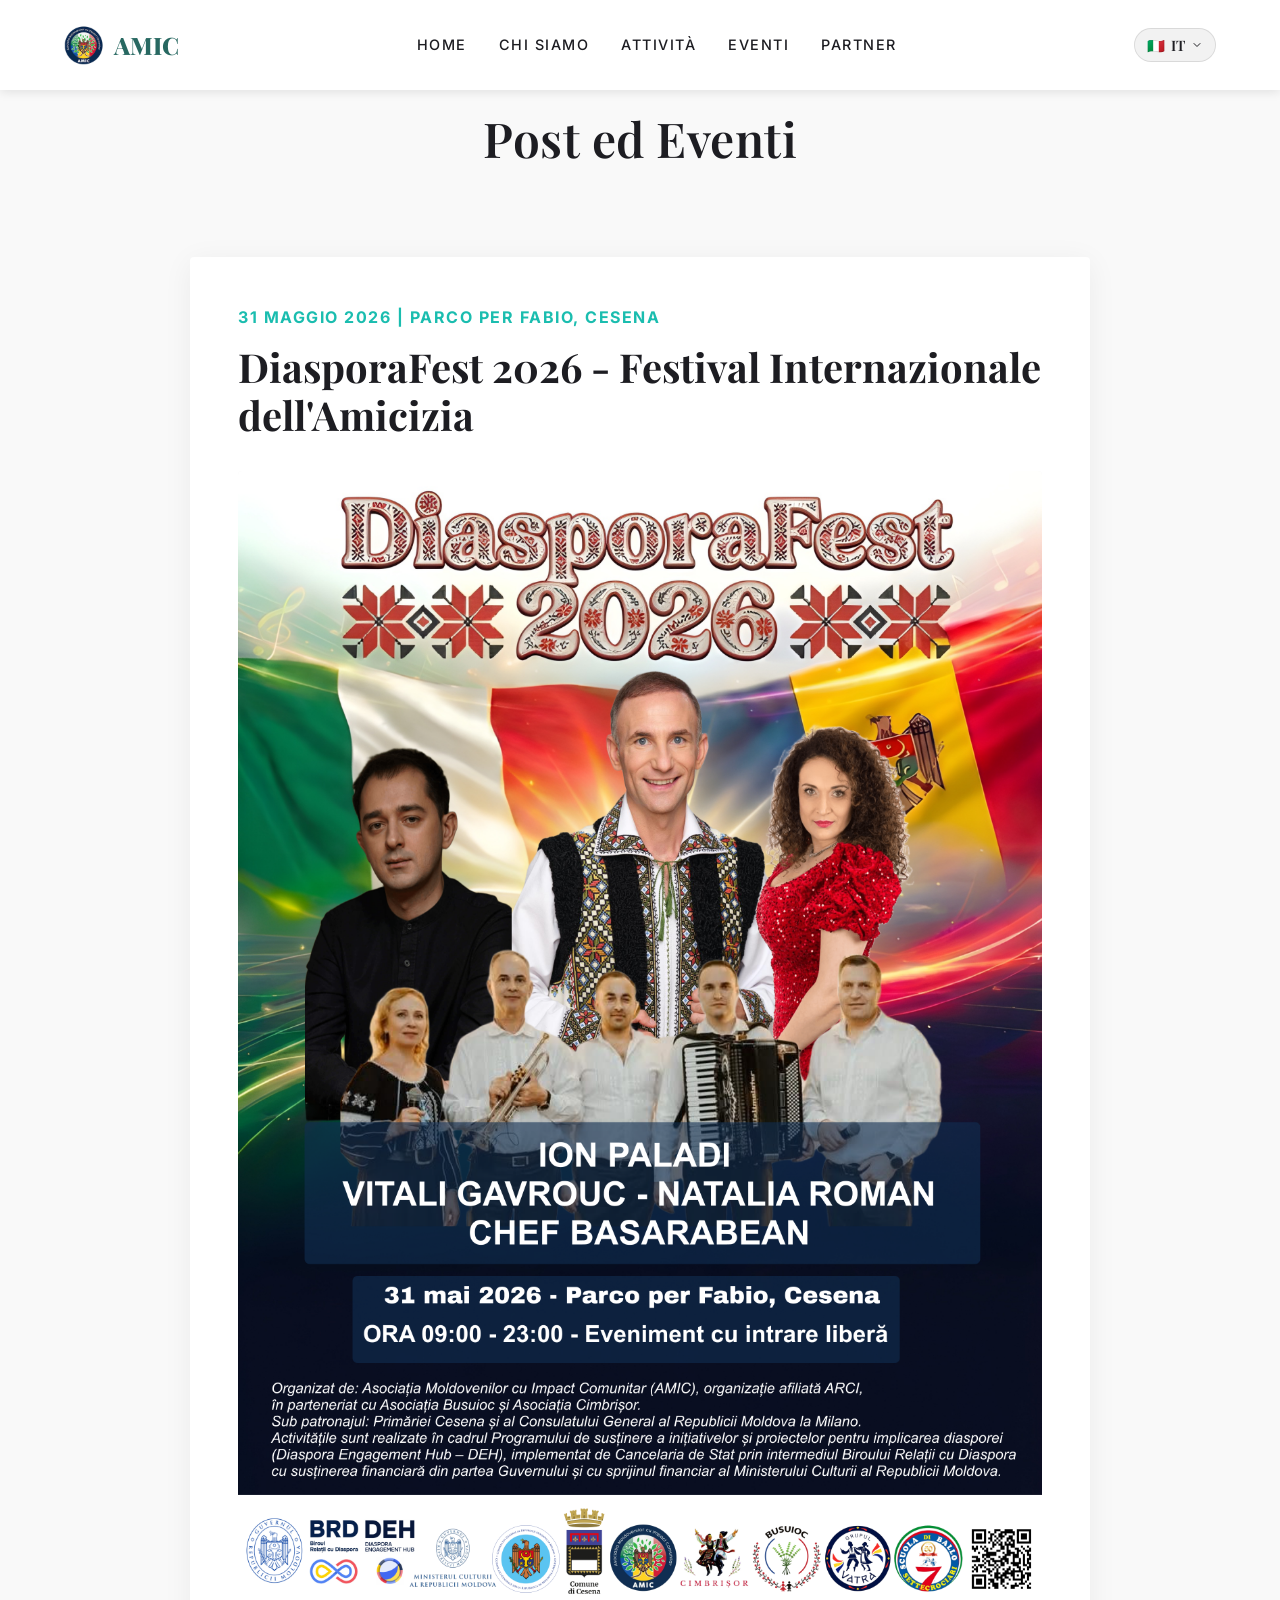
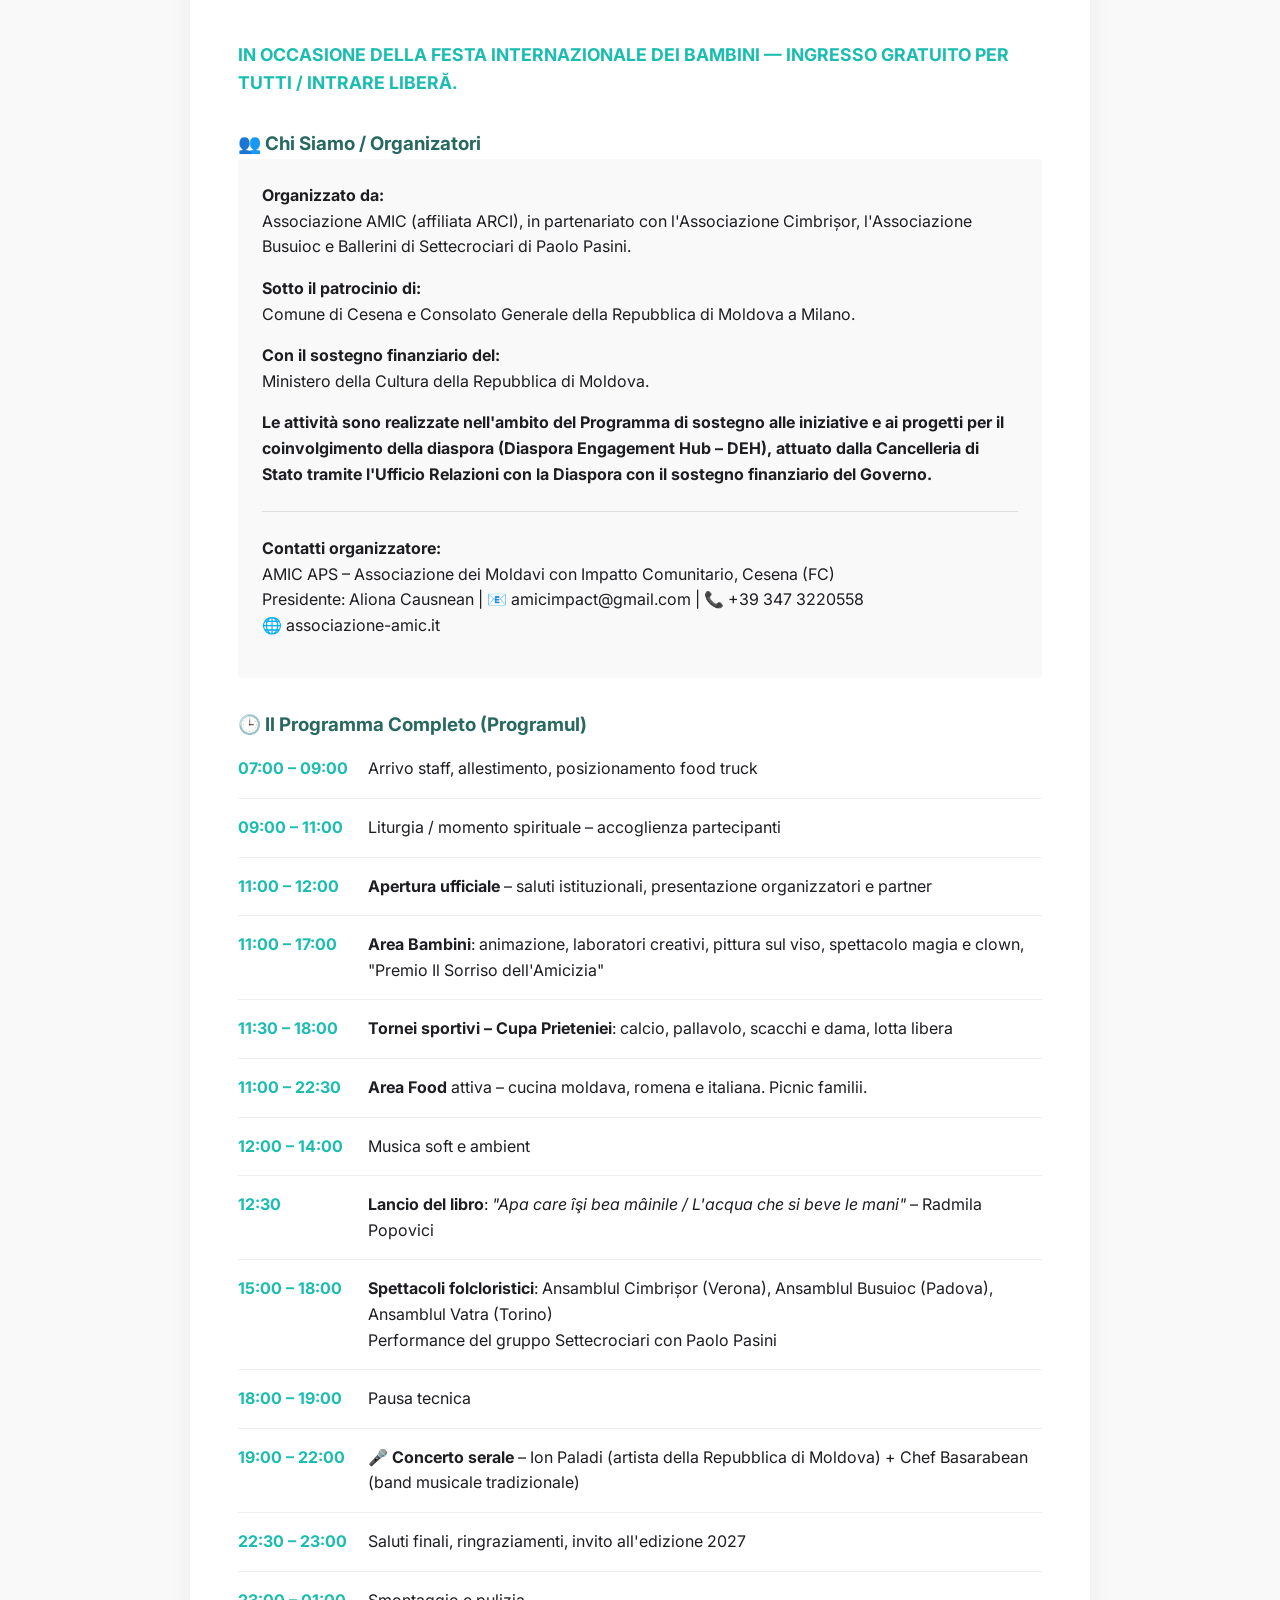
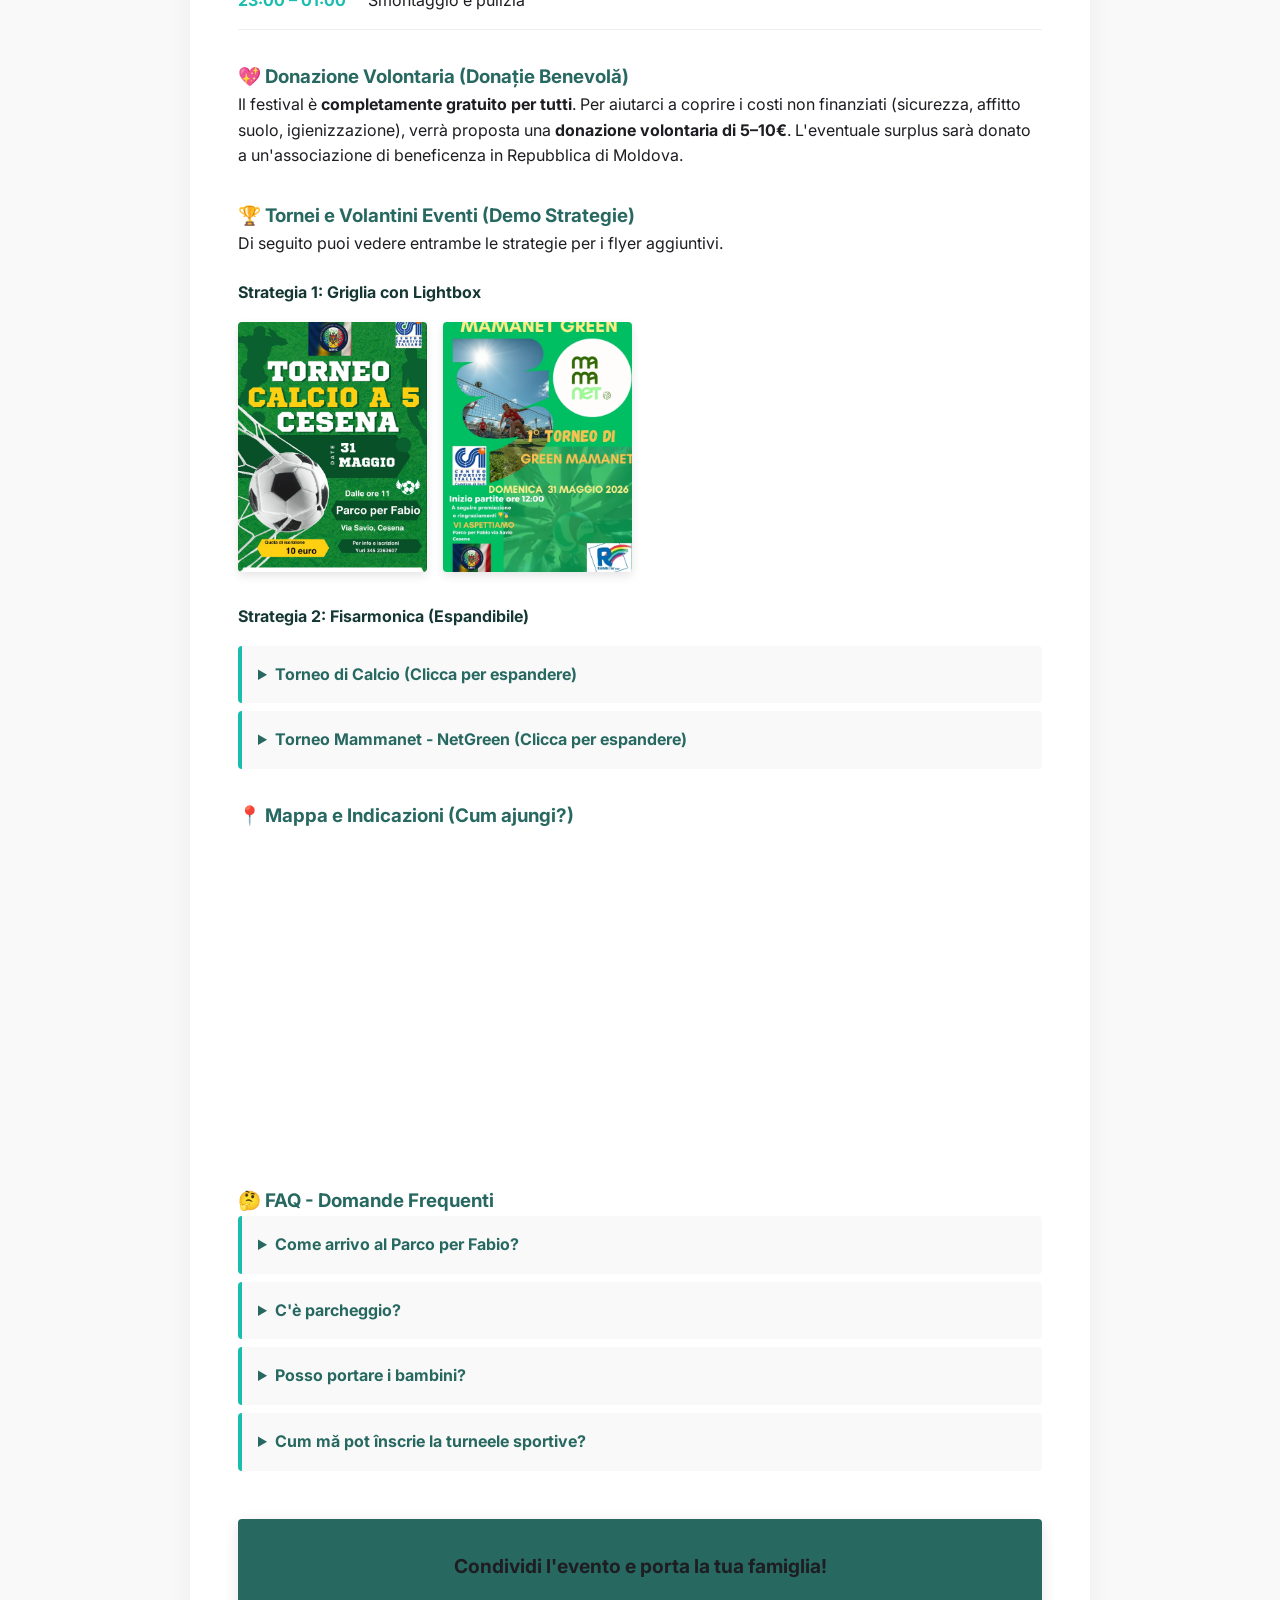
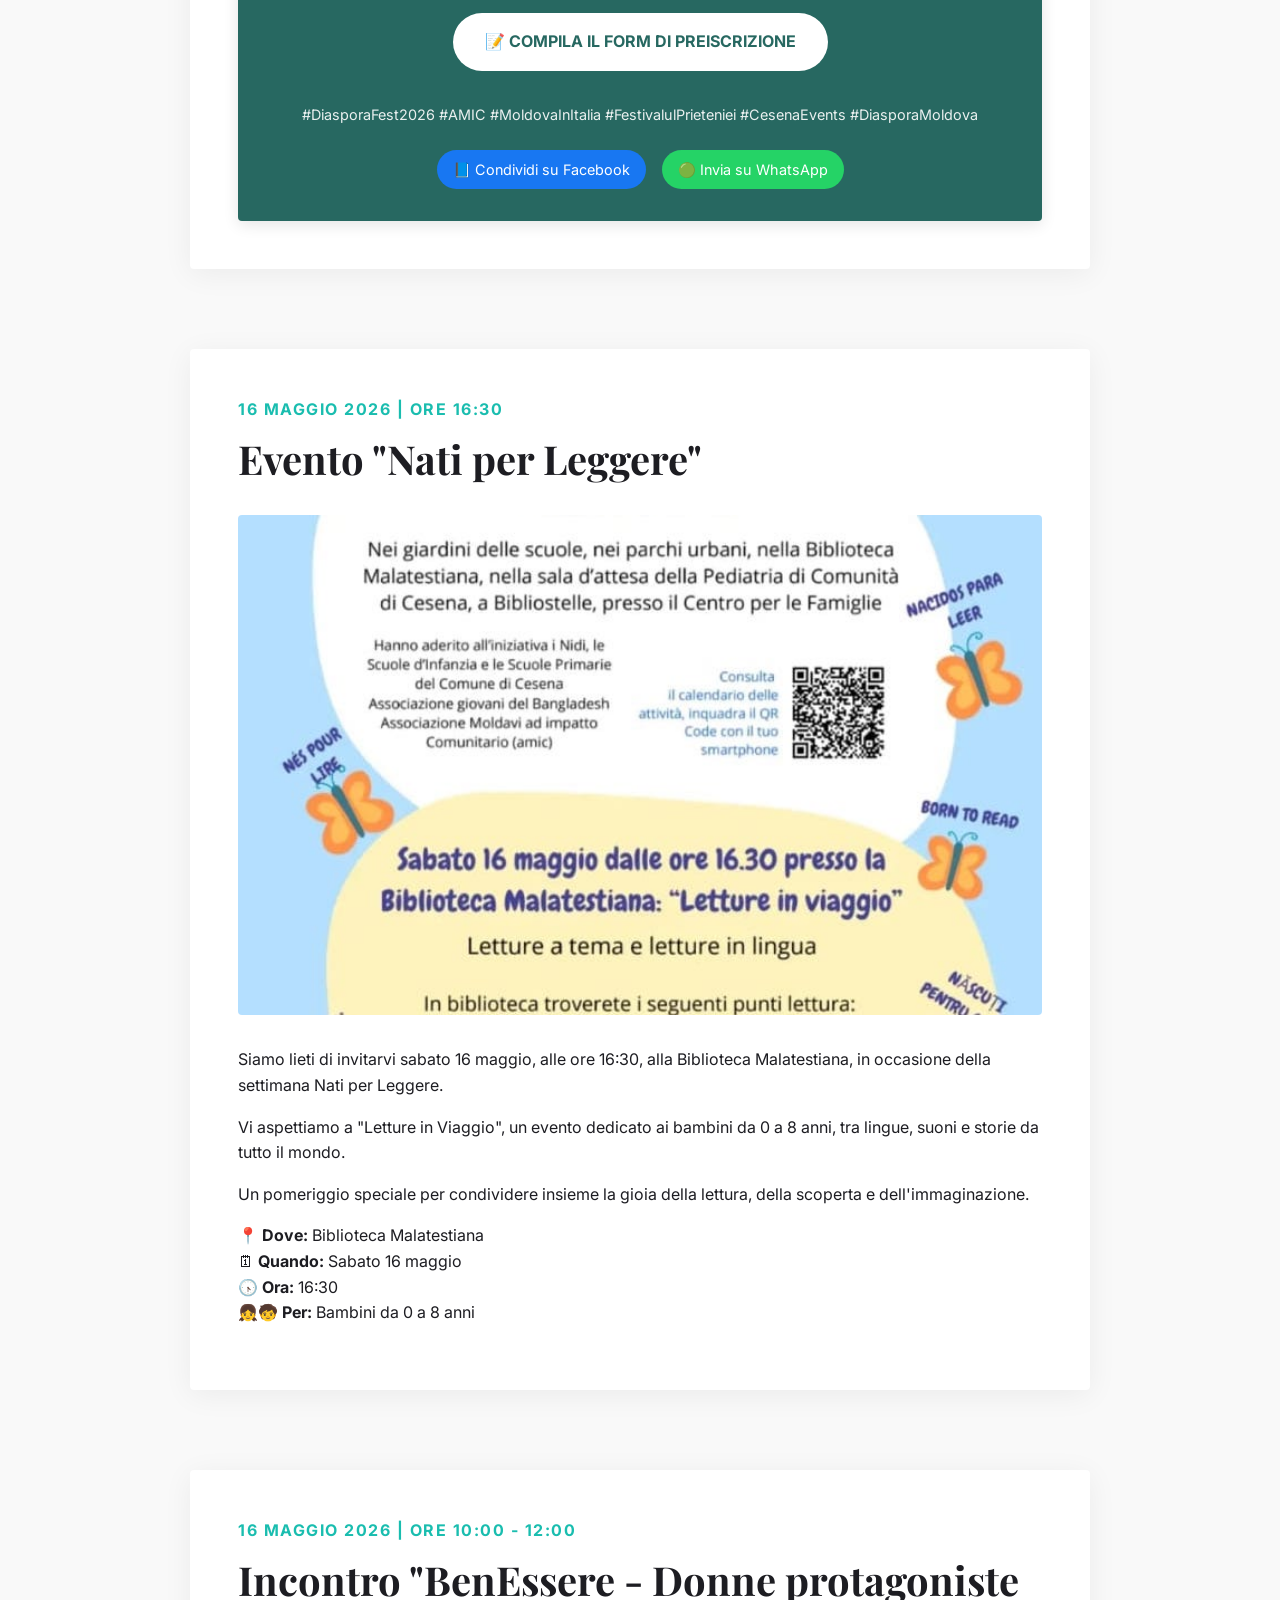
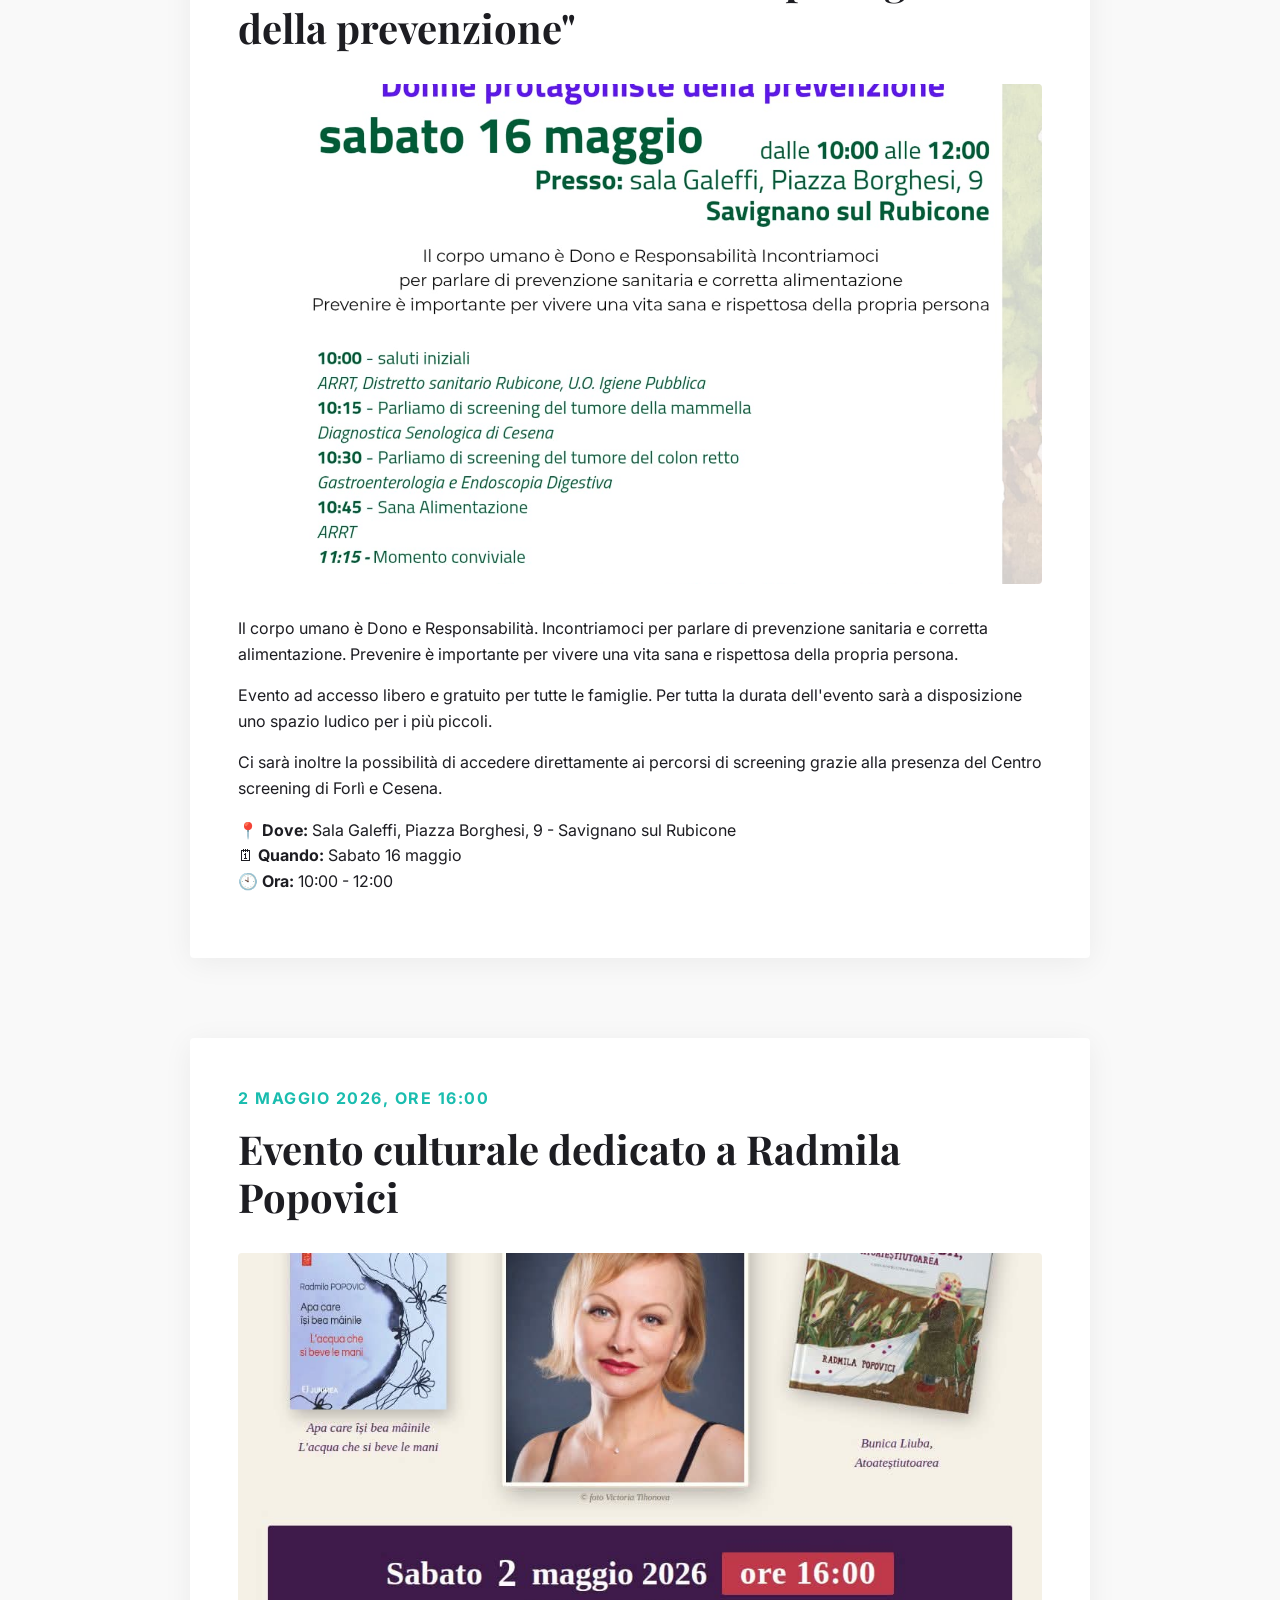
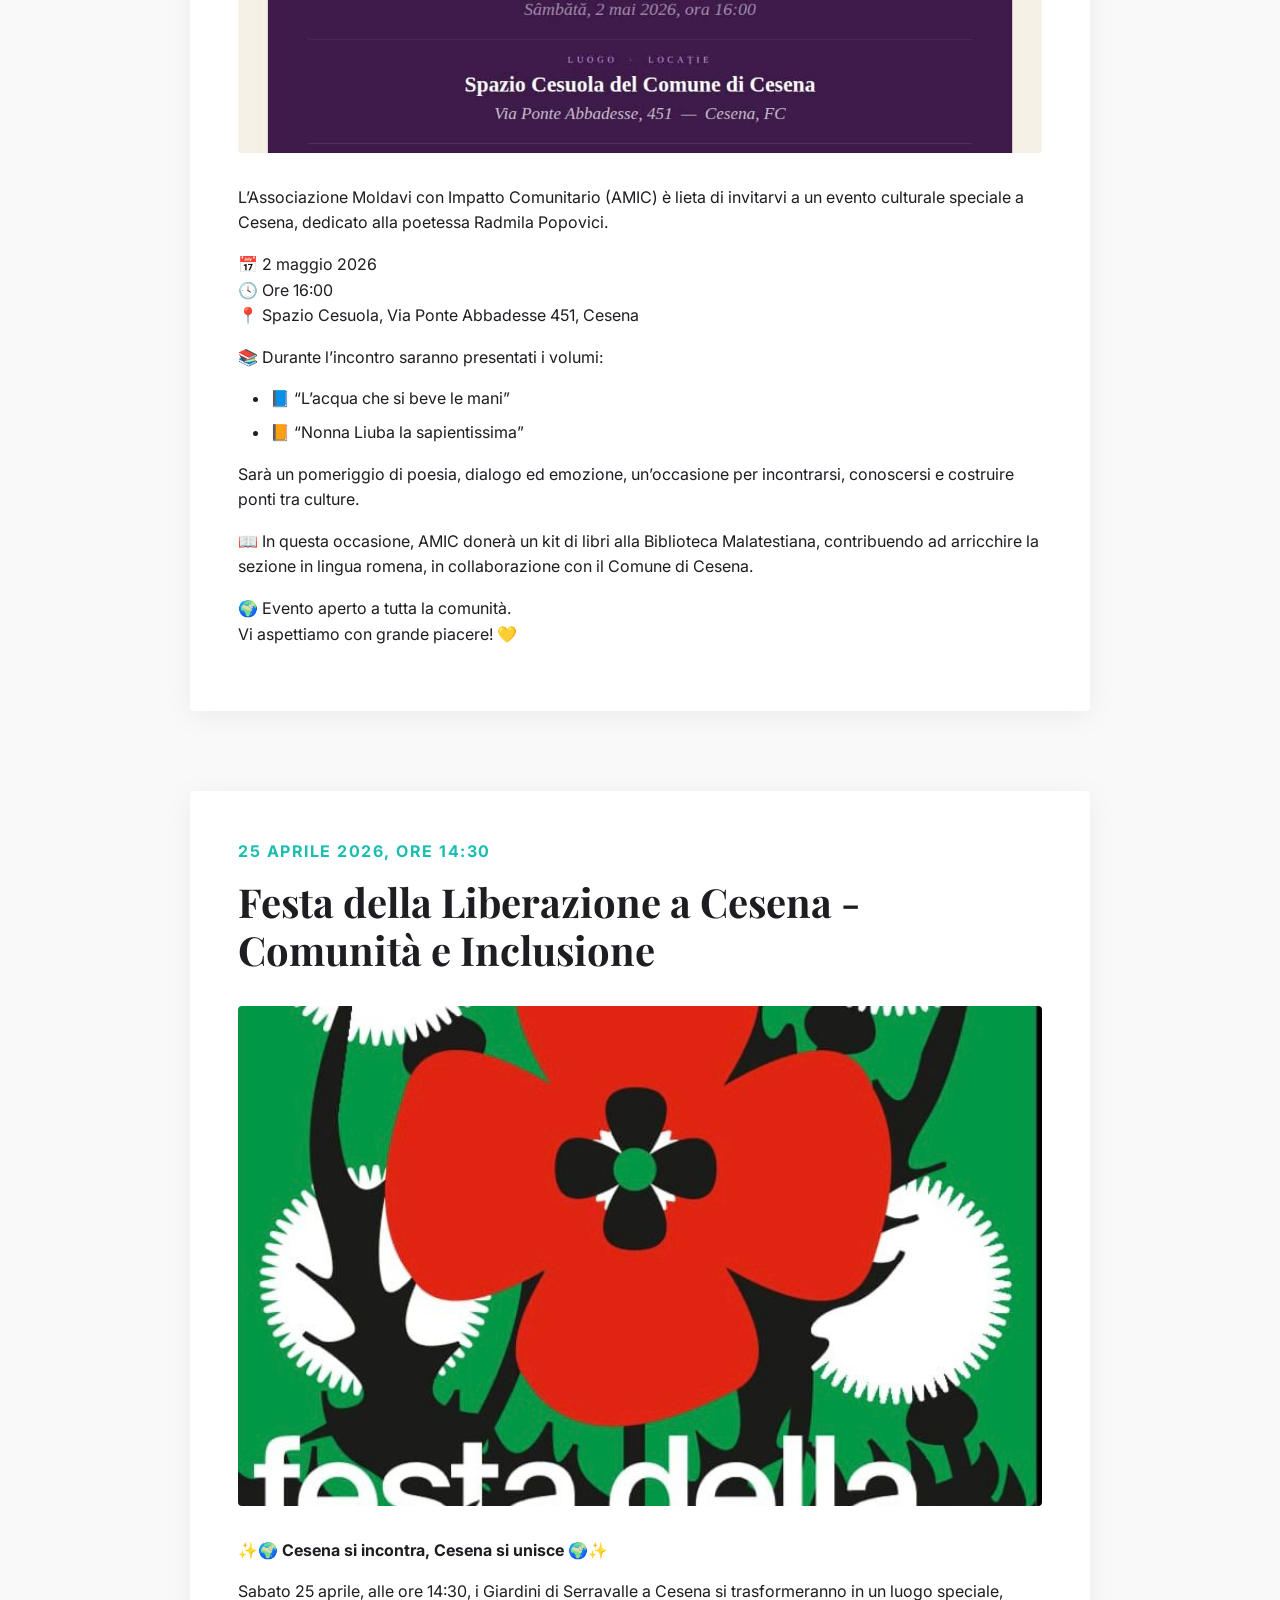
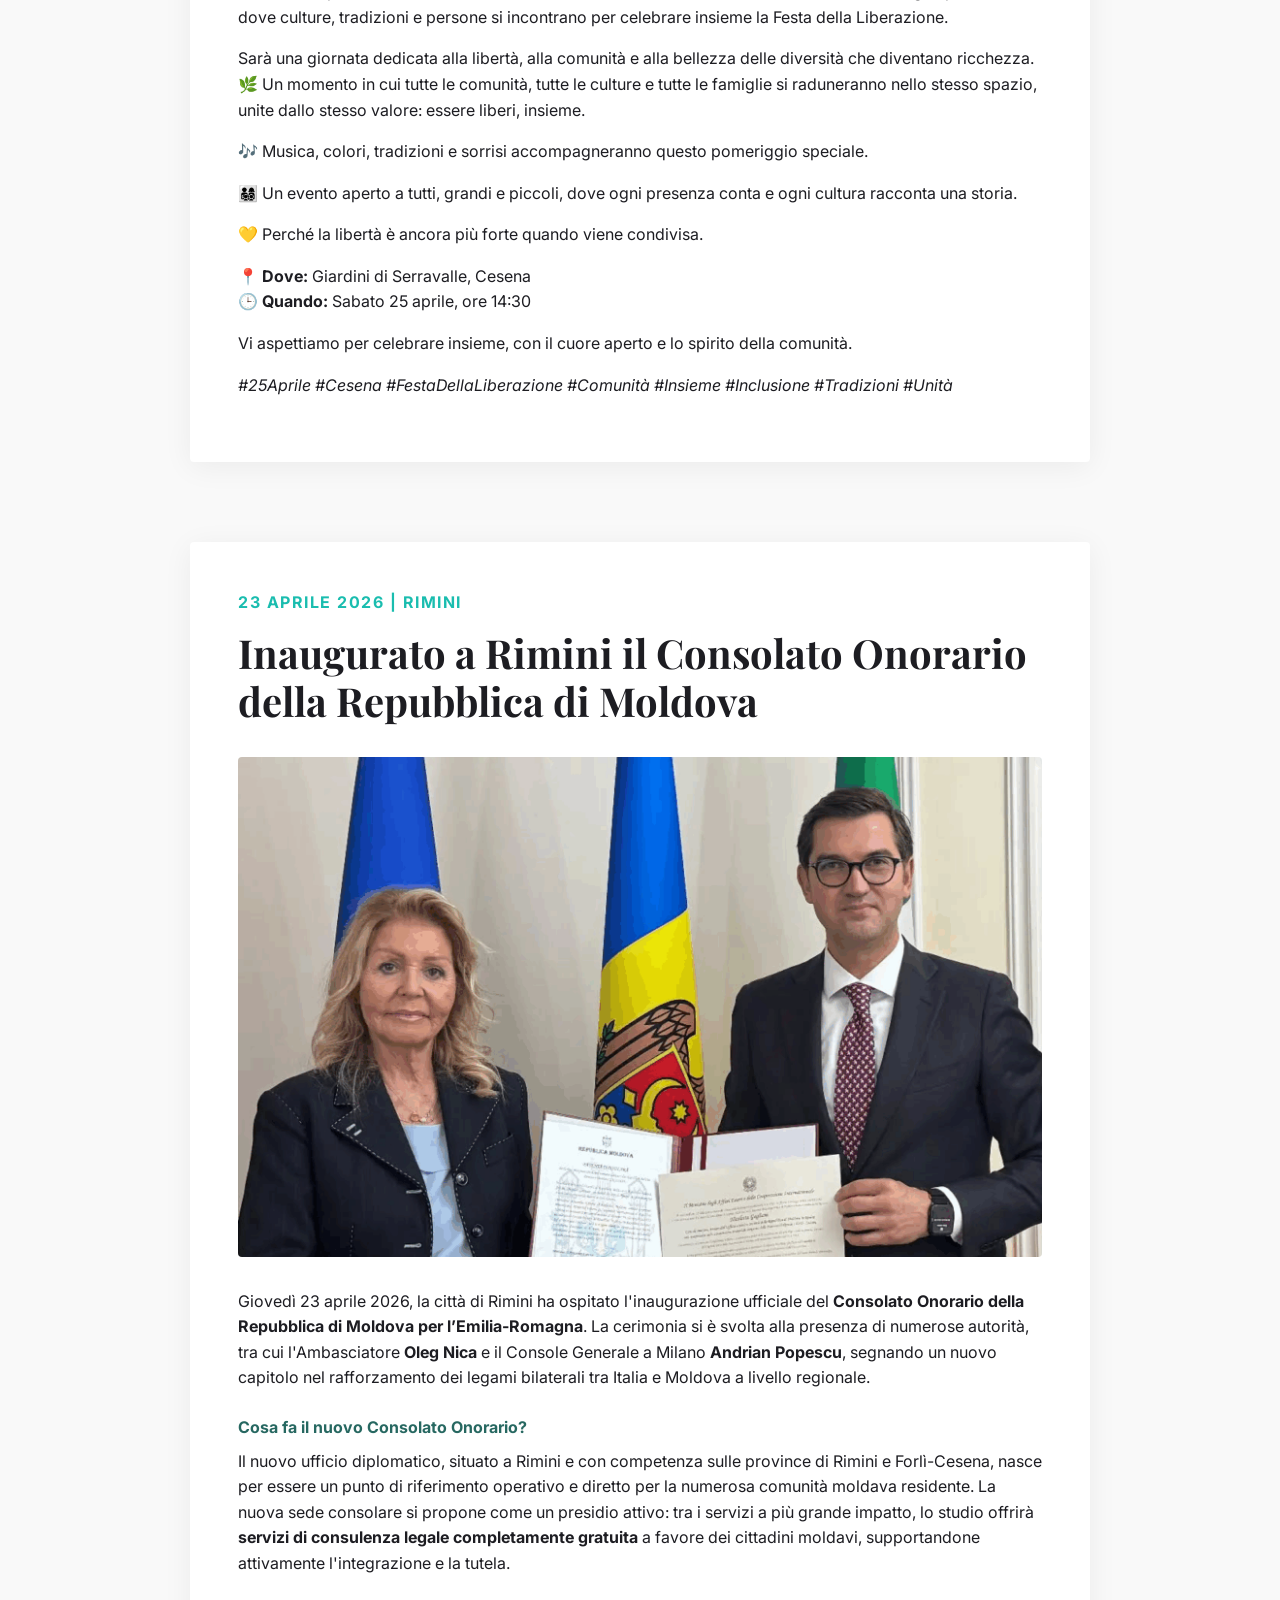
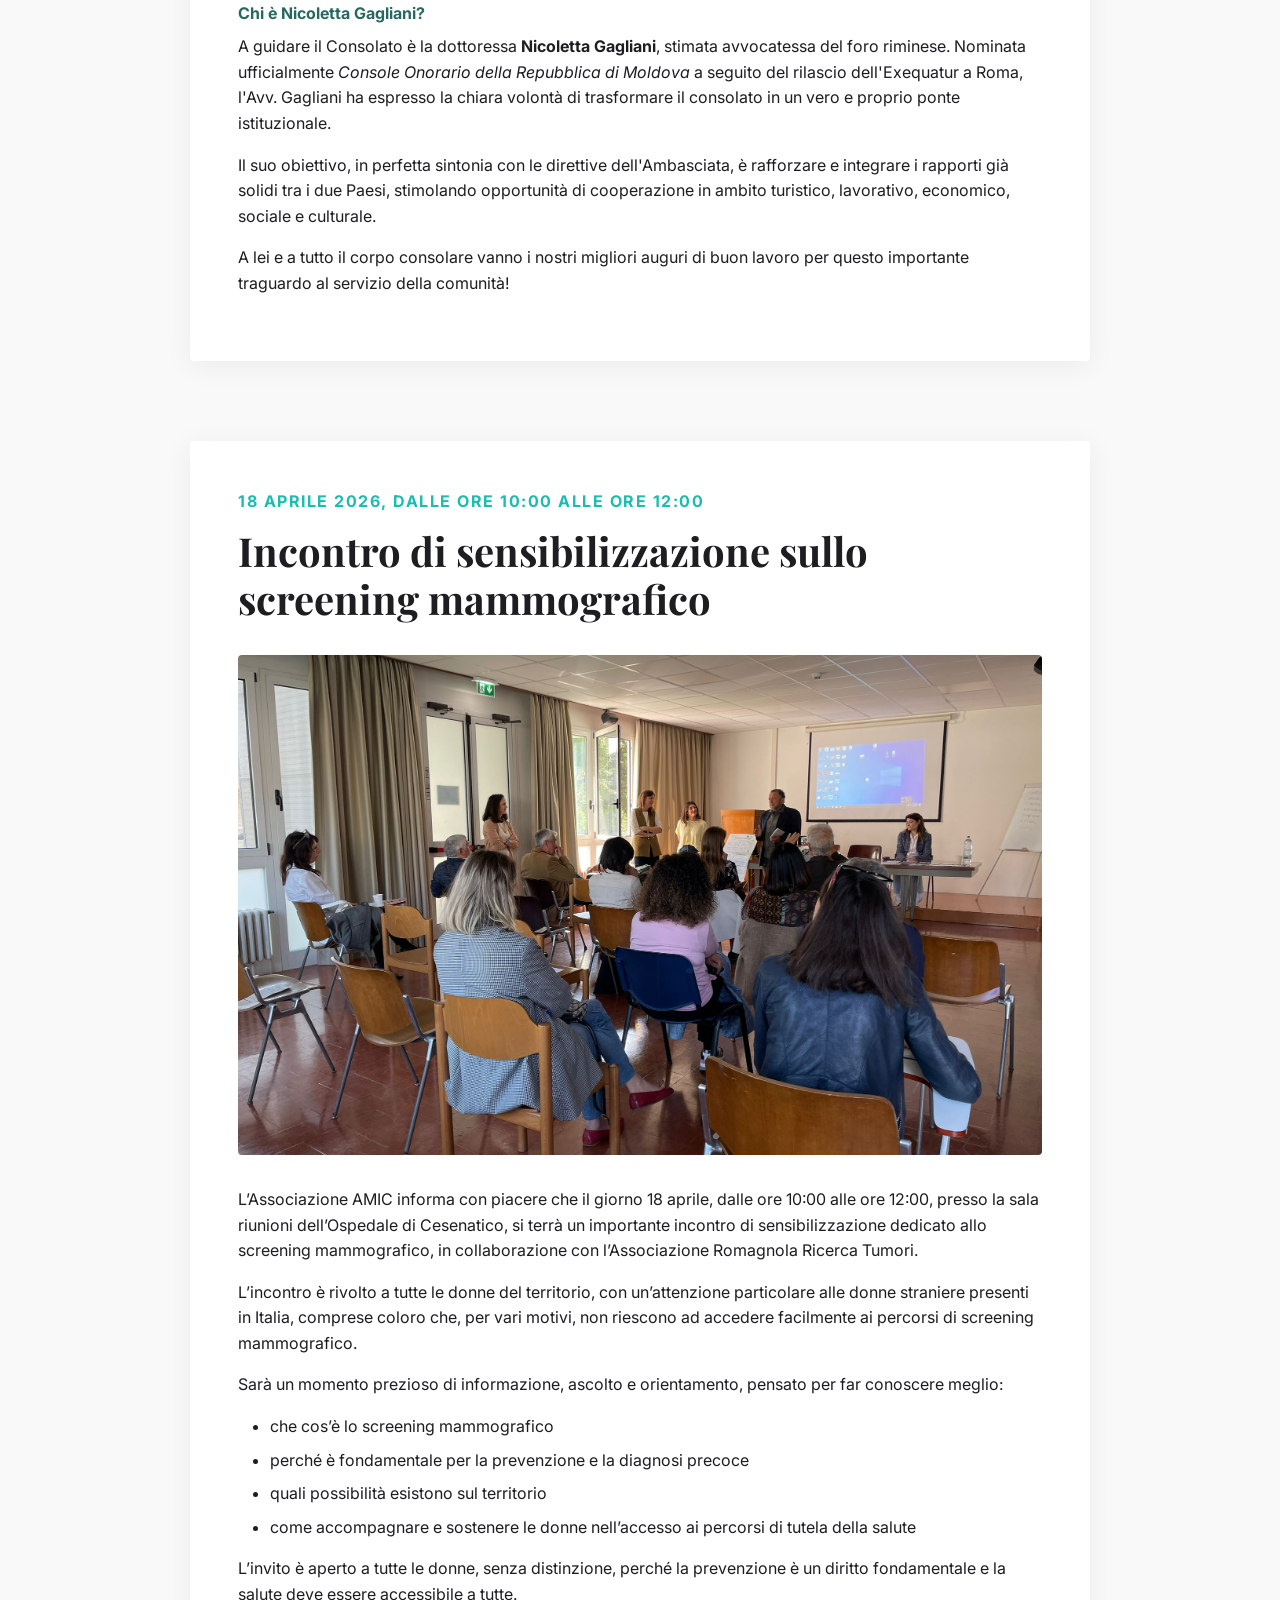
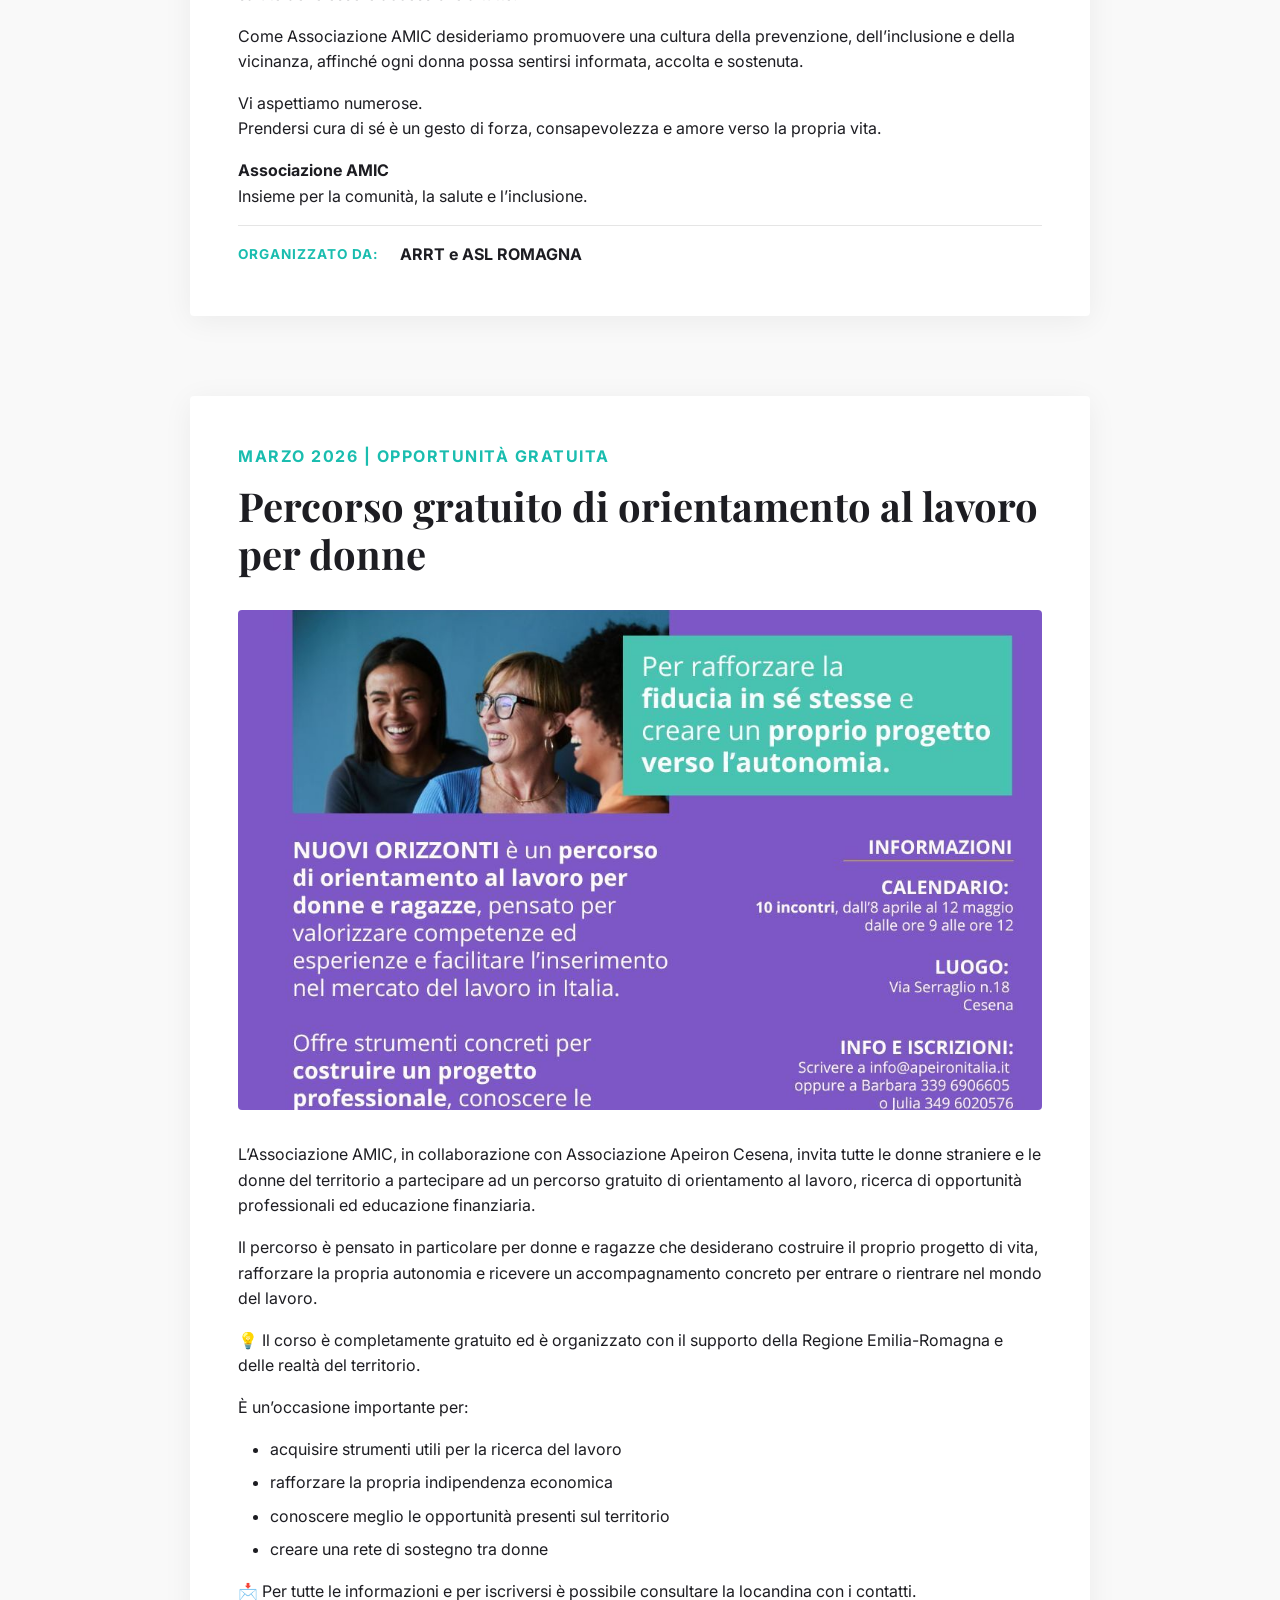
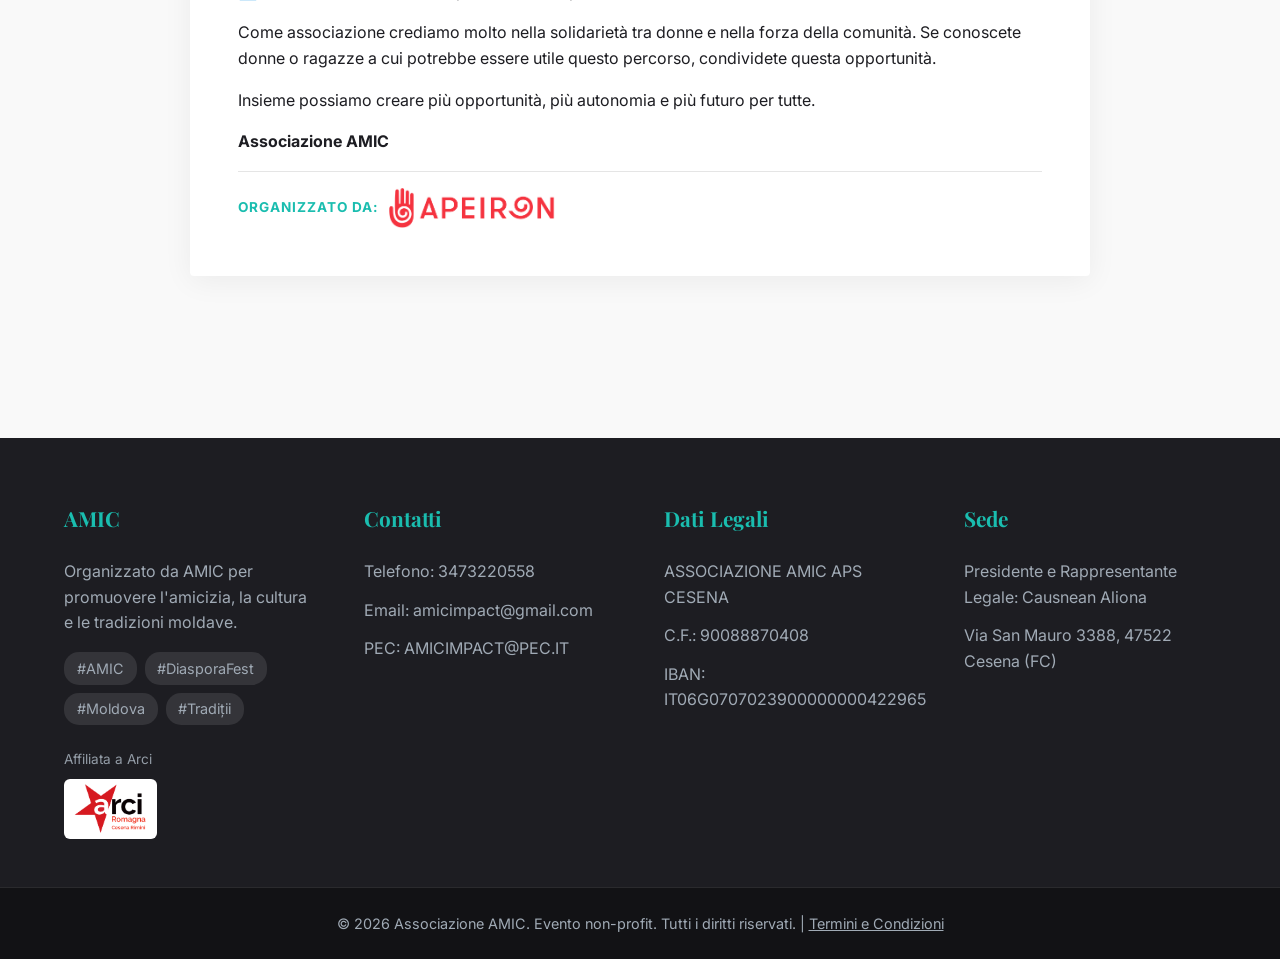
<file: posts.html>
<!DOCTYPE html>
<html lang="it">

<head>
    <meta charset="UTF-8">
    <meta name="viewport" content="width=device-width, initial-scale=1.0">
    <title>DiasporaFest | Eventi e Post</title>

    <!-- Favicon -->
    <link rel="icon" type="image/png" href="images/favicon/favicon-96x96.png" sizes="96x96" />
    <link rel="icon" type="image/svg+xml" href="images/favicon/favicon.svg" />
    <link rel="shortcut icon" href="images/favicon/favicon.ico" />
    <link rel="apple-touch-icon" sizes="180x180" href="images/favicon/apple-touch-icon.png" />
    <meta name="apple-mobile-web-app-title" content="AMIC" />
    <link rel="manifest" href="images/favicon/site.webmanifest" />

    <!-- Google Fonts -->
    <link rel="preconnect" href="https://fonts.googleapis.com">
    <link rel="preconnect" href="https://fonts.gstatic.com" crossorigin>
    <link
        href="https://fonts.googleapis.com/css2?family=Inter:wght@300;400;500;600&family=Playfair+Display:ital,wght@0,400;0,500;0,600;0,700;1,400&family=Outfit:wght@400;600;700;800&display=swap"
        rel="stylesheet">
    <link rel="stylesheet" href="style.css?v=2">
</head>

<body>

    <!-- Navbar -->
    <header class="header scrolled" id="header"
        style="background-color: var(--bg-white); box-shadow: 0 2px 10px rgba(0, 0, 0, 0.1);">
        <nav class="navbar container">
            <a href="index.html" class="logo" style="color: var(--primary);">
                <img src="images/LogoAMIC.png" alt="AMIC Logo"
                    onerror="this.src='https://via.placeholder.com/120x40?text=AMIC'">
                <span data-i18n="nav_brand">DiasporaFest</span>
            </a>

            <div class="nav-menu" id="nav-menu">
                <ul class="nav-list">
                    <li class="nav-item"><a href="index.html#home" class="nav-link" style="color: var(--text-dark);"
                            data-i18n="nav_home">Home</a></li>
                    <li class="nav-item"><a href="index.html#about" class="nav-link" style="color: var(--text-dark);"
                            data-i18n="nav_about">Chi Siamo</a></li>
                    <li class="nav-item"><a href="index.html#activities" class="nav-link"
                            style="color: var(--text-dark);" data-i18n="nav_activities">Attività</a></li>
                    <li class="nav-item"><a href="index.html#past-events" class="nav-link"
                            style="color: var(--text-dark);" data-i18n="nav_events">Eventi</a></li>
                    <li class="nav-item"><a href="index.html#partners" class="nav-link" style="color: var(--text-dark);"
                            data-i18n="nav_partners">Partner</a></li>
                </ul>
            </div>

            <div class="nav-right">
                <div class="lang-switcher">
                    <div class="lang-dropdown">
                        <button class="lang-btn" id="lang-btn"
                            style="color: var(--text-dark); border-color: rgba(0,0,0,0.1); background: rgba(0,0,0,0.05);">
                            <span class="lang-flag" id="current-flag">🇮🇹</span>
                            <span class="lang-text" id="current-lang">IT</span>
                            <svg class="lang-icon" width="12" height="12" viewBox="0 0 24 24" fill="none"
                                stroke="currentColor" stroke-width="2" stroke-linecap="round" stroke-linejoin="round">
                                <polyline points="6 9 12 15 18 9"></polyline>
                            </svg>
                        </button>
                        <ul class="lang-menu" id="lang-menu">
                            <li class="lang-option" data-value="it"><span class="lang-flag">🇮🇹</span> IT</li>
                            <li class="lang-option" data-value="ro"><span class="lang-flag">🇲🇩</span> RO</li>
                            <li class="lang-option" data-value="en"><span class="lang-flag">🇬🇧</span> EN</li>
                        </ul>
                    </div>
                </div>

                <div class="nav-toggle" id="nav-toggle">
                    <span style="background-color: var(--text-dark);"></span>
                    <span style="background-color: var(--text-dark);"></span>
                    <span style="background-color: var(--text-dark);"></span>
                </div>
            </div>
        </nav>
    </header>

    <!-- Timeline Section -->
    <main style="padding-top: 100px; padding-bottom: 50px; background-color: var(--bg-light); min-height: 80vh;">
        <div class="container">
            <h1 class="section-title text-center" style="margin-bottom: 3rem;" data-i18n="pe_section_title">Eventi
                Passati</h1>

            <div class="timeline">
                <!-- Post 0: DiasporaFest 2026 -->
                <div class="timeline-item" id="post-0">

                    <div class="timeline-content">
                        <div class="timeline-date">
                            <span data-i18n="post0_date">31 Maggio 2026 | Parco per Fabio, Cesena</span>
                        </div>
                        <h2 class="timeline-title" data-i18n="post0_title">DiasporaFest 2026 - Festival Internazionale
                            dell'Amicizia</h2>
                        <div class="timeline-img" style="text-align: center; background-color: var(--bg-light);">
                            <img src="images/posts/DiasporaFest2026.png" alt="DiasporaFest 2026"
                                style="max-height: none; object-fit: contain; width: 100%; height: auto;"
                                onerror="this.src='https://via.placeholder.com/800x400?text=DiasporaFest+2026'">
                        </div>
                        <div class="timeline-body" data-i18n="post0_full">
                            <!-- Injected by JS -->
                        </div>
                    </div>
                </div>

                <!-- Post 6: Nati per Leggere -->
                <div class="timeline-item" id="post-6">
                    <div class="timeline-content">
                        <div class="timeline-date">
                            <span data-i18n="post6_date">16 maggio 2026 | Ore 16:30</span>
                        </div>
                        <h2 class="timeline-title" data-i18n="post6_title">Evento "Nati per Leggere"</h2>
                        <div class="timeline-img">
                            <img src="images/posts/NatiPerLeggere.jpeg" alt="Nati per Leggere"
                                onerror="this.src='https://via.placeholder.com/800x400?text=Nati+per+Leggere'">
                        </div>
                        <div class="timeline-body" data-i18n="post6_full">
                            <!-- Injected by JS -->
                        </div>
                    </div>
                </div>

                <!-- Post 7: BenEssere -->
                <div class="timeline-item" id="post-7">
                    <div class="timeline-content">
                        <div class="timeline-date">
                            <span data-i18n="post7_date">16 maggio 2026 | Ore 10:00 - 12:00</span>
                        </div>
                        <h2 class="timeline-title" data-i18n="post7_title">Incontro "BenEssere - Donne protagoniste della prevenzione"</h2>
                        <div class="timeline-img">
                            <img src="images/posts/BenEssere.jpeg" alt="BenEssere"
                                onerror="this.src='https://via.placeholder.com/800x400?text=BenEssere'">
                        </div>
                        <div class="timeline-body" data-i18n="post7_full">
                            <!-- Injected by JS -->
                        </div>
                    </div>
                </div>

                <!-- Post 3: Radmila Popovici -->
                <div class="timeline-item" id="post-3">

                    <div class="timeline-content">
                        <div class="timeline-date">
                            <span data-i18n="post3_date">2 maggio 2026, Ore 16:00</span>
                        </div>
                        <h2 class="timeline-title" data-i18n="post3_title">Evento culturale dedicato a Radmila Popovici
                        </h2>
                        <div class="timeline-img">
                            <img src="images/posts/Post_R_Popovici.jpeg" alt="Radmila Popovici"
                                onerror="this.src='https://via.placeholder.com/800x400?text=Radmila+Popovici'">
                        </div>
                        <div class="timeline-body" data-i18n="post3_full">
                            <!-- Injected by JS -->
                        </div>
                    </div>
                </div>

                <!-- Post 4: 25 Aprile -->
                <div class="timeline-item" id="post-4">

                    <div class="timeline-content">
                        <div class="timeline-date">
                            <span data-i18n="post4_date">25 aprile 2026, Ore 14:30</span>
                        </div>
                        <h2 class="timeline-title" data-i18n="post4_title">Festa della Liberazione a Cesena - Comunità e
                            Inclusione</h2>
                        <div class="timeline-img">
                            <img src="images/posts/25Aprile26.jpeg" alt="Festa della Liberazione"
                                onerror="this.src='https://via.placeholder.com/800x400?text=25+Aprile'">
                        </div>
                        <div class="timeline-body" data-i18n="post4_full">
                            <!-- Injected by JS -->
                        </div>
                    </div>
                </div>

                <!-- Post 5: Consolato -->
                <div class="timeline-item" id="post-5">
                    <div class="timeline-content">
                        <div class="timeline-date">
                            <span data-i18n="post5_date">23 aprile 2026 | Rimini</span>
                        </div>
                        <h2 class="timeline-title" data-i18n="post5_title">Inaugurato a Rimini il Consolato Onorario della Repubblica di Moldova</h2>
                        <div class="timeline-img">
                            <img src="images/posts/post_Console_Onorario.png" alt="Console Onorario Nicoletta Gagliani"
                                onerror="this.src='https://via.placeholder.com/800x400?text=Console+Onorario'">
                        </div>
                        <div class="timeline-body" data-i18n="post5_full">
                            <!-- Injected by JS -->
                        </div>
                    </div>
                </div>

                <!-- Post 1: Screening Mammografico -->
                <div class="timeline-item" id="post-1">

                    <div class="timeline-content">
                        <div class="timeline-date">
                            <span data-i18n="post1_date">18 aprile 2026, dalle ore 10:00 alle ore 12:00</span>
                        </div>
                        <h2 class="timeline-title" data-i18n="post1_title">Incontro di sensibilizzazione sullo screening
                            mammografico</h2>
                        <div class="timeline-img">
                            <img src="images/posts/Post_screening_mammografico.jpeg" alt="Screening Mammografico"
                                onerror="this.style.display='none'">
                        </div>
                        <div class="timeline-body" data-i18n="post1_full">
                            <!-- Injected by JS -->
                        </div>
                        <div class="organizer-badge"
                            style="margin-top: 1rem; padding-top: 1rem; border-top: 1px solid rgba(0,0,0,0.1);">
                            <span data-i18n="organizer_label"
                                style="font-weight: bold; color: var(--secondary); text-transform: uppercase;">Organizzato
                                da:</span>
                            <strong style="margin-left: 5px;">ARRT e ASL ROMAGNA</strong>
                        </div>
                    </div>
                </div>

                <!-- Post 2: Orientamento Lavoro -->
                <div class="timeline-item" id="post-2">

                    <div class="timeline-content">
                        <div class="timeline-date">
                            <span data-i18n="post2_date">Marzo 2026 | Opportunità gratuita</span>
                        </div>
                        <h2 class="timeline-title" data-i18n="post2_title">Percorso gratuito di orientamento al lavoro
                            per donne</h2>
                        <div class="timeline-img">
                            <img src="images/posts/IMG-20260310-WA0012.jpg" alt="Orientamento al Lavoro"
                                onerror="this.src='https://via.placeholder.com/800x400?text=Locandina+Orientamento'">
                        </div>
                        <div class="timeline-body" data-i18n="post2_full">
                            <!-- Injected by JS -->
                        </div>
                        <div class="organizer-badge"
                            style="margin-top: 1rem; padding-top: 1rem; border-top: 1px solid rgba(0,0,0,0.1); display: flex; align-items: center; gap: 10px;">
                            <span data-i18n="organizer_label"
                                style="font-weight: bold; color: var(--secondary); text-transform: uppercase;">Organizzato
                                da:</span>
                            <img src="images/posts/apeiron.png" alt="Apeiron Logo" class="organizer-logo-img"
                                style="max-height: 40px;">
                        </div>
                    </div>
                </div>
            </div>
        </div>
    </main>

    <!-- Footer -->
    <footer class="footer">
        <div class="container footer-container">
            <div class="footer-col">
                <h3 data-i18n="footer_brand">DiasporaFest</h3>
                <p data-i18n="footer_desc">Organizat de AMIC pentru a promova prietenia, cultura și tradițiile
                    moldovenești.</p>
                <div class="hashtags" style="margin-top: 1rem;">
                    <span>#AMIC</span> <span>#DiasporaFest</span> <span>#Moldova</span> <span>#Tradiții</span>
                </div>
                <div style="margin-top: 1.5rem;">
                    <p style="font-size: 0.85rem; margin-bottom: 0.5rem; opacity: 0.9;" data-i18n="footer_affiliated">
                        Affiliata a Arci</p>
                    <img src="images/partners/LOGO_ARCI_Cesena_Rimini.png" alt="ARCI Cesena Rimini"
                        style="max-height: 60px; background-color: white; padding: 5px 10px; border-radius: 6px;">
                </div>
            </div>
            <div class="footer-col">
                <h3 data-i18n="footer_contact">Contatti</h3>
                <p data-i18n="footer_phone">Telefono: 3473220558</p>
                <p>Email: <a href="mailto:amicimpact@gmail.com"
                        style="color: inherit; text-decoration: none;">amicimpact@gmail.com</a></p>
                <p>PEC: <a href="mailto:amicimpact@pec.it"
                        style="color: inherit; text-decoration: none;">AMICIMPACT@PEC.IT</a></p>
            </div>
            <div class="footer-col">
                <h3 data-i18n="footer_legal">Dati Legali</h3>
                <p data-i18n="footer_assoc">ASSOCIAZIONE AMIC APS CESENA</p>
                <p>C.F.: 90088870408</p>
                <p>IBAN: IT06G0707023900000000422965</p>
            </div>
            <div class="footer-col">
                <h3 data-i18n="footer_hq">Sede</h3>
                <p data-i18n="footer_pres">Presidente e Rappresentante Legale: Causnean Aliona</p>
                <p data-i18n="footer_address">Via San Mauro 3388, 47522 Cesena (FC)</p>
            </div>
        </div>
        <div class="footer-bottom">
            <p><span data-i18n="footer_copyright">&copy; 2026 Associazione AMIC. Evento non-profit. Tutti i diritti
                    riservati.</span> | <a href="terms&condition.html"
                    style="color: inherit; text-decoration: underline;" data-i18n="footer_terms">Termini e
                    Condizioni</a></p>
        </div>
    </footer>

    <script src="script.js"></script>
</body>

</html>
</file>
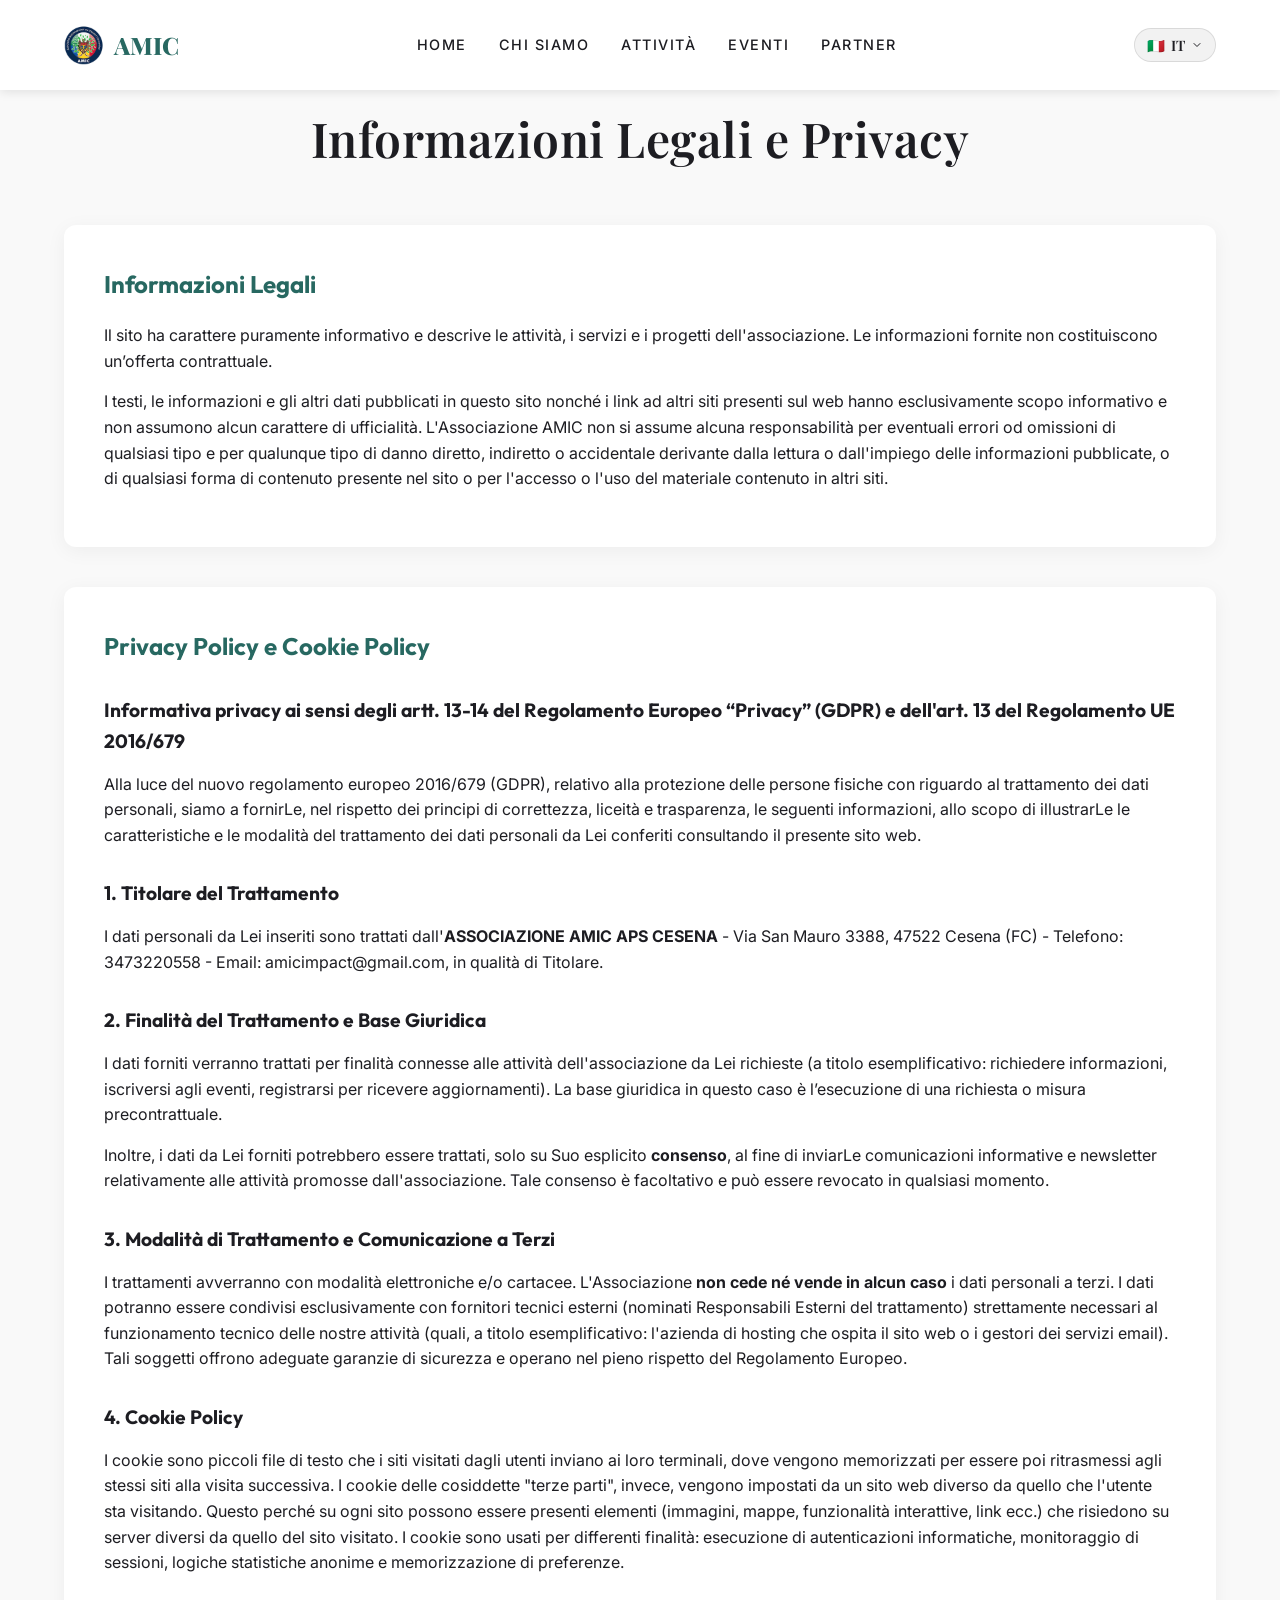
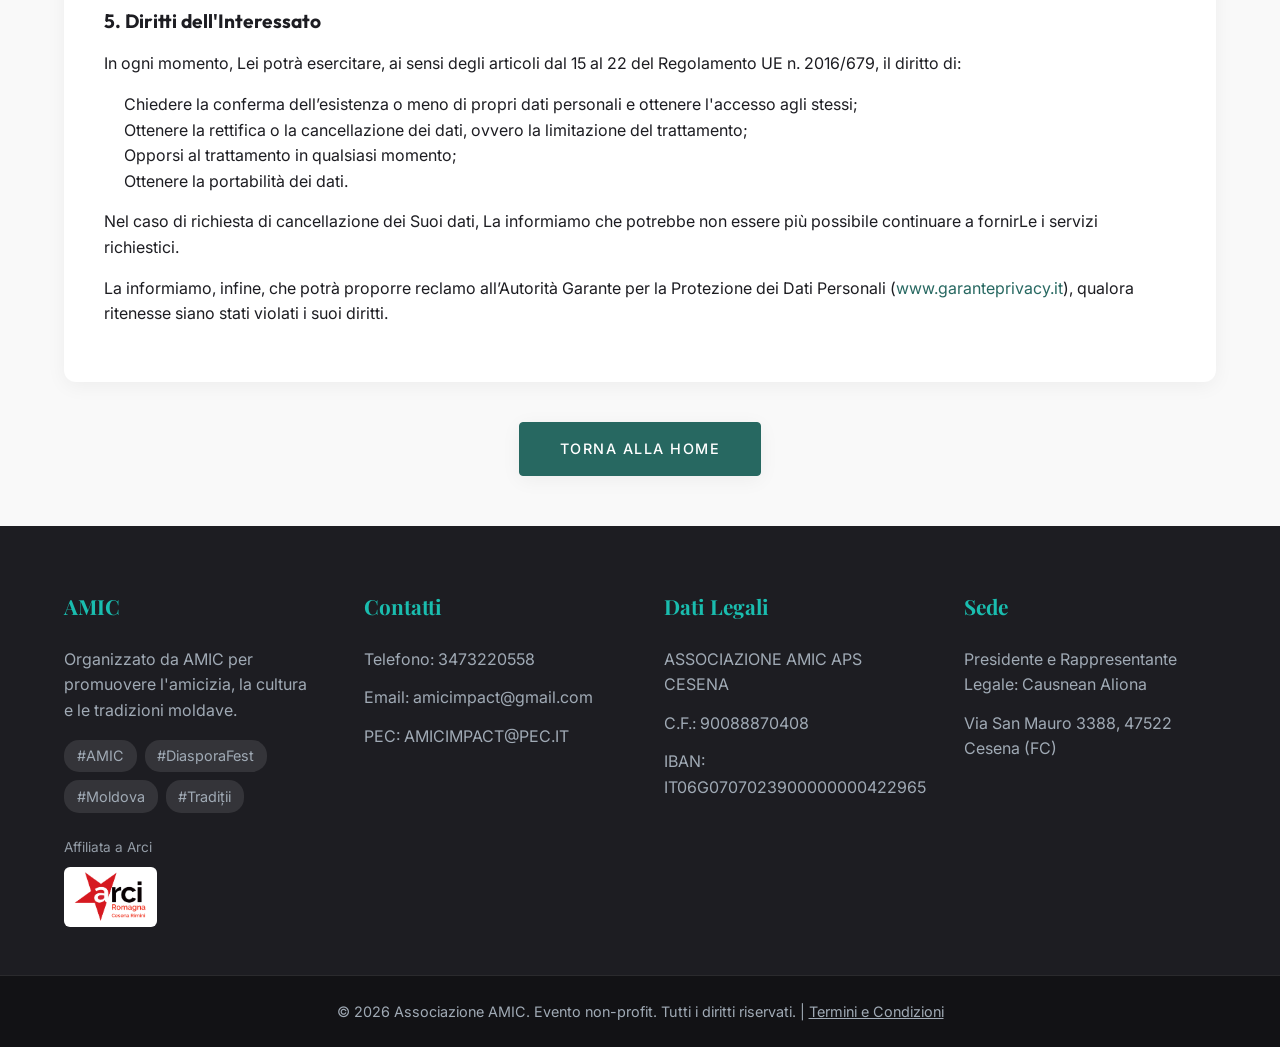
<file: terms&condition.html>
<!DOCTYPE html>
<html lang="it">

<head>
    <meta charset="UTF-8">
    <meta name="viewport" content="width=device-width, initial-scale=1.0">
    <title>AMIC | Termini e Privacy</title>
    
    <!-- Favicon -->
    <link rel="icon" type="image/png" href="images/favicon/favicon-96x96.png" sizes="96x96" />
    <link rel="icon" type="image/svg+xml" href="images/favicon/favicon.svg" />
    <link rel="shortcut icon" href="images/favicon/favicon.ico" />
    <link rel="apple-touch-icon" sizes="180x180" href="images/favicon/apple-touch-icon.png" />
    <meta name="apple-mobile-web-app-title" content="AMIC" />
    <link rel="manifest" href="images/favicon/site.webmanifest" />

    <!-- Google Fonts -->
    <link rel="preconnect" href="https://fonts.googleapis.com">
    <link rel="preconnect" href="https://fonts.gstatic.com" crossorigin>
    <link
        href="https://fonts.googleapis.com/css2?family=Inter:wght@300;400;500;600&family=Playfair+Display:ital,wght@0,400;0,500;0,600;0,700;1,400&family=Outfit:wght@400;600;700;800&display=swap"
        rel="stylesheet">
    <link rel="stylesheet" href="style.css?v=2">
    <style>
        .terms-section {
            background-color: var(--bg-white);
            border-radius: 12px;
            padding: 40px;
            box-shadow: 0 4px 20px rgba(0, 0, 0, 0.05);
            margin-bottom: 40px;
        }
        .terms-section h2 {
            color: var(--primary);
            margin-bottom: 20px;
            font-family: 'Outfit', sans-serif;
        }
        .terms-section h3 {
            color: var(--text-dark);
            margin-top: 30px;
            margin-bottom: 15px;
            font-family: 'Outfit', sans-serif;
            font-size: 1.2rem;
        }
        .terms-section p {
            color: var(--text-dark);
            line-height: 1.6;
            margin-bottom: 15px;
        }
        .terms-section ul {
            color: var(--text-dark);
            line-height: 1.6;
            margin-bottom: 15px;
            padding-left: 20px;
        }
    </style>
</head>

<body>

    <!-- Navbar -->
    <header class="header scrolled" id="header"
        style="background-color: var(--bg-white); box-shadow: 0 2px 10px rgba(0, 0, 0, 0.1);">
        <nav class="navbar container">
            <a href="index.html" class="logo" style="color: var(--primary);">
                <img src="images/LogoAMIC.png" alt="AMIC Logo"
                    onerror="this.src='https://via.placeholder.com/120x40?text=AMIC'">
                <span data-i18n="nav_brand">DiasporaFest</span>
            </a>

            <div class="nav-menu" id="nav-menu">
                <ul class="nav-list">
                    <li class="nav-item"><a href="index.html#home" class="nav-link" style="color: var(--text-dark);"
                            data-i18n="nav_home">Home</a></li>
                    <li class="nav-item"><a href="index.html#about" class="nav-link" style="color: var(--text-dark);"
                            data-i18n="nav_about">Chi Siamo</a></li>
                    <li class="nav-item"><a href="index.html#activities" class="nav-link"
                            style="color: var(--text-dark);" data-i18n="nav_activities">Attività</a></li>
                    <li class="nav-item"><a href="index.html#past-events" class="nav-link" style="color: var(--text-dark);"
                            data-i18n="nav_events">Eventi</a></li>
                    <li class="nav-item"><a href="index.html#partners" class="nav-link" style="color: var(--text-dark);"
                            data-i18n="nav_partners">Partner</a></li>
                </ul>
            </div>

            <div class="nav-right">
                <div class="lang-switcher">
                    <div class="lang-dropdown">
                        <button class="lang-btn" id="lang-btn"
                            style="color: var(--text-dark); border-color: rgba(0,0,0,0.1); background: rgba(0,0,0,0.05);">
                            <span class="lang-flag" id="current-flag">🇮🇹</span>
                            <span class="lang-text" id="current-lang">IT</span>
                            <svg class="lang-icon" width="12" height="12" viewBox="0 0 24 24" fill="none"
                                stroke="currentColor" stroke-width="2" stroke-linecap="round" stroke-linejoin="round">
                                <polyline points="6 9 12 15 18 9"></polyline>
                            </svg>
                        </button>
                        <ul class="lang-menu" id="lang-menu">
                            <li class="lang-option" data-value="it"><span class="lang-flag">🇮🇹</span> IT</li>
                            <li class="lang-option" data-value="ro"><span class="lang-flag">🇲🇩</span> RO</li>
                            <li class="lang-option" data-value="en"><span class="lang-flag">🇬🇧</span> EN</li>
                        </ul>
                    </div>
                </div>

                <div class="nav-toggle" id="nav-toggle">
                    <span style="background-color: var(--text-dark);"></span>
                    <span style="background-color: var(--text-dark);"></span>
                    <span style="background-color: var(--text-dark);"></span>
                </div>
            </div>
        </nav>
    </header>

    <main style="padding-top: 100px; padding-bottom: 50px; background-color: var(--bg-light); min-height: 80vh;">
        <div class="container">
            <h1 class="section-title text-center" style="margin-bottom: 3rem;" data-i18n="terms_title">Informazioni Legali e Privacy</h1>

            <div class="terms-section">
                <h2 data-i18n="terms_legal_title">Informazioni Legali</h2>
                <p>Il sito ha carattere puramente informativo e descrive le attività, i servizi e i progetti dell'associazione. Le informazioni fornite non costituiscono un’offerta contrattuale.</p>
                <p>I testi, le informazioni e gli altri dati pubblicati in questo sito nonché i link ad altri siti presenti sul web hanno esclusivamente scopo informativo e non assumono alcun carattere di ufficialità. L'Associazione AMIC non si assume alcuna responsabilità per eventuali errori od omissioni di qualsiasi tipo e per qualunque tipo di danno diretto, indiretto o accidentale derivante dalla lettura o dall'impiego delle informazioni pubblicate, o di qualsiasi forma di contenuto presente nel sito o per l'accesso o l'uso del materiale contenuto in altri siti.</p>
            </div>

            <div class="terms-section">
                <h2 data-i18n="terms_privacy_title">Privacy Policy e Cookie Policy</h2>
                
                <h3>Informativa privacy ai sensi degli artt. 13-14 del Regolamento Europeo “Privacy” (GDPR) e dell'art. 13 del Regolamento UE 2016/679</h3>
                <p>Alla luce del nuovo regolamento europeo 2016/679 (GDPR), relativo alla protezione delle persone fisiche con riguardo al trattamento dei dati personali, siamo a fornirLe, nel rispetto dei principi di correttezza, liceità e trasparenza, le seguenti informazioni, allo scopo di illustrarLe le caratteristiche e le modalità del trattamento dei dati personali da Lei conferiti consultando il presente sito web.</p>

                <h3>1. Titolare del Trattamento</h3>
                <p>I dati personali da Lei inseriti sono trattati dall'<strong>ASSOCIAZIONE AMIC APS CESENA</strong> - Via San Mauro 3388, 47522 Cesena (FC) - Telefono: 3473220558 - Email: amicimpact@gmail.com, in qualità di Titolare.</p>

                <h3>2. Finalità del Trattamento e Base Giuridica</h3>
                <p>I dati forniti verranno trattati per finalità connesse alle attività dell'associazione da Lei richieste (a titolo esemplificativo: richiedere informazioni, iscriversi agli eventi, registrarsi per ricevere aggiornamenti). La base giuridica in questo caso è l’esecuzione di una richiesta o misura precontrattuale.</p>
                <p>Inoltre, i dati da Lei forniti potrebbero essere trattati, solo su Suo esplicito <strong>consenso</strong>, al fine di inviarLe comunicazioni informative e newsletter relativamente alle attività promosse dall'associazione. Tale consenso è facoltativo e può essere revocato in qualsiasi momento.</p>

                <h3>3. Modalità di Trattamento e Comunicazione a Terzi</h3>
                <p>I trattamenti avverranno con modalità elettroniche e/o cartacee. L'Associazione <strong>non cede né vende in alcun caso</strong> i dati personali a terzi. I dati potranno essere condivisi esclusivamente con fornitori tecnici esterni (nominati Responsabili Esterni del trattamento) strettamente necessari al funzionamento tecnico delle nostre attività (quali, a titolo esemplificativo: l'azienda di hosting che ospita il sito web o i gestori dei servizi email). Tali soggetti offrono adeguate garanzie di sicurezza e operano nel pieno rispetto del Regolamento Europeo.</p>

                <h3>4. Cookie Policy</h3>
                <p>I cookie sono piccoli file di testo che i siti visitati dagli utenti inviano ai loro terminali, dove vengono memorizzati per essere poi ritrasmessi agli stessi siti alla visita successiva. I cookie delle cosiddette "terze parti", invece, vengono impostati da un sito web diverso da quello che l'utente sta visitando. Questo perché su ogni sito possono essere presenti elementi (immagini, mappe, funzionalità interattive, link ecc.) che risiedono su server diversi da quello del sito visitato. I cookie sono usati per differenti finalità: esecuzione di autenticazioni informatiche, monitoraggio di sessioni, logiche statistiche anonime e memorizzazione di preferenze.</p>
                
                <h3>5. Diritti dell'Interessato</h3>
                <p>In ogni momento, Lei potrà esercitare, ai sensi degli articoli dal 15 al 22 del Regolamento UE n. 2016/679, il diritto di:</p>
                <ul>
                    <li>Chiedere la conferma dell’esistenza o meno di propri dati personali e ottenere l'accesso agli stessi;</li>
                    <li>Ottenere la rettifica o la cancellazione dei dati, ovvero la limitazione del trattamento;</li>
                    <li>Opporsi al trattamento in qualsiasi momento;</li>
                    <li>Ottenere la portabilità dei dati.</li>
                </ul>
                <p>Nel caso di richiesta di cancellazione dei Suoi dati, La informiamo che potrebbe non essere più possibile continuare a fornirLe i servizi richiestici.</p>
                <p>La informiamo, infine, che potrà proporre reclamo all’Autorità Garante per la Protezione dei Dati Personali (<a href="https://www.garanteprivacy.it" target="_blank" style="color: var(--primary);">www.garanteprivacy.it</a>), qualora ritenesse siano stati violati i suoi diritti.</p>
            </div>
            
            <div style="text-align: center;">
                 <a href="index.html" class="btn btn-primary" style="display: block; width: fit-content; margin: 0 auto;">Torna alla Home</a>
            </div>
        </div>
    </main>

    <!-- Footer -->
    <footer class="footer">
        <div class="container footer-container">
            <div class="footer-col">
                <h3 data-i18n="footer_brand">DiasporaFest</h3>
                <p data-i18n="footer_desc">Organizat de AMIC pentru a promova prietenia, cultura și tradițiile
                    moldovenești.</p>
                <div class="hashtags" style="margin-top: 1rem;">
                    <span>#AMIC</span> <span>#DiasporaFest</span> <span>#Moldova</span> <span>#Tradiții</span>
                </div>
                <div style="margin-top: 1.5rem;">
                    <p style="font-size: 0.85rem; margin-bottom: 0.5rem; opacity: 0.9;" data-i18n="footer_affiliated">Affiliata a Arci</p>
                    <img src="images/partners/LOGO_ARCI_Cesena_Rimini.png" alt="ARCI Cesena Rimini" style="max-height: 60px; background-color: white; padding: 5px 10px; border-radius: 6px;">
                </div>
            </div>
            <div class="footer-col">
                <h3 data-i18n="footer_contact">Contatti</h3>
                <p data-i18n="footer_phone">Telefono: 3473220558</p>
                <p>Email: <a href="mailto:amicimpact@gmail.com"
                        style="color: inherit; text-decoration: none;">amicimpact@gmail.com</a></p>
                <p>PEC: <a href="mailto:amicimpact@pec.it"
                        style="color: inherit; text-decoration: none;">AMICIMPACT@PEC.IT</a></p>
            </div>
            <div class="footer-col">
                <h3 data-i18n="footer_legal">Dati Legali</h3>
                <p data-i18n="footer_assoc">ASSOCIAZIONE AMIC APS CESENA</p>
                <p>C.F.: 90088870408</p>
                <p>IBAN: IT06G0707023900000000422965</p>
            </div>
            <div class="footer-col">
                <h3 data-i18n="footer_hq">Sede</h3>
                <p data-i18n="footer_pres">Presidente e Rappresentante Legale: Causnean Aliona</p>
                <p data-i18n="footer_address">Via San Mauro 3388, 47522 Cesena (FC)</p>
            </div>
        </div>
        <div class="footer-bottom">
            <p><span data-i18n="footer_copyright">&copy; 2026 Associazione AMIC. Evento non-profit. Tutti i diritti riservati.</span> | <a href="terms&condition.html" style="color: inherit; text-decoration: underline;" data-i18n="footer_terms">Termini e Condizioni</a></p>
        </div>
    </footer>

    <script src="script.js"></script>
</body>

</html>
</file>
<file: style.css>
/* ==========================================================================
   DiasporaFest - Premium Styling
   ========================================================================== */

/* --- CSS Variables (Color Palette & Tokens) --- */
:root {
  /* Colors - Premium Palette (Lumi & AMIC hybrid) */
  --primary: #276861;        /* Deep Teal */
  --primary-hover: #1f544e;  
  --secondary: #1ABDAF;      /* Sea Green per accenti fluidi */
  --accent: #153834;         /* Very Dark Teal per accenti scuri */
  
  /* Backgrounds */
  --bg-light: #F9F9F9;       /* Grigio molto moderno e neutro */
  --bg-mint: #E0E8E4;        /* Soft Mint per sfondi lievi */
  --bg-white: #FFFFFF;
  --bg-dark: #1D1D22;        /* Soft nero/blu notte */
  --bg-darker: #121215;
  
  /* Text */
  --text-dark: #1D1D22;      /* Testi ad alto contrasto */
  --text-light: #FFFFFF;
  --text-muted: #6b7280;     /* Grigio neutro raffinato */
  
  /* Typography */
  --font-body: 'Inter', sans-serif;
  --font-heading: 'Playfair Display', serif;
  
  /* Layout & Spacing */
  --header-height: 90px;
  --container-width: 1200px;
  --transition: all 0.4s cubic-bezier(0.25, 0.46, 0.45, 0.94);
  --radius: 4px; /* Angoli meno arrotondati, più eleganti */
  --shadow: 0 4px 20px rgba(0, 0, 0, 0.05);
  --shadow-hover: 0 10px 40px rgba(0, 0, 0, 0.08);
}

/* --- Base Reset --- */
*, *::before, *::after {
  margin: 0;
  padding: 0;
  box-sizing: border-box;
}

html {
  scroll-behavior: smooth;
  /* overflow-x: hidden rimosso per fix bug Safari su elementi position: fixed */
}

body {
  font-family: var(--font-body);
  background-color: var(--bg-white);
  color: var(--text-dark);
  line-height: 1.6;
  /* overflow-x: hidden rimosso per fix bug Safari su elementi position: fixed */
}

a {
  text-decoration: none;
  color: inherit;
  transition: var(--transition);
}

ul {
  list-style: none;
}

img {
  max-width: 100%;
  height: auto;
  display: block;
}

.container {
  width: 100%;
  max-width: var(--container-width);
  margin: 0 auto;
  padding: 0 1.5rem;
  /* overflow-x: hidden; rimosso per evitare che i menu a tendina vengano tagliati */
}

.section {
  padding: 7rem 0;
}

.section-title {
  font-family: var(--font-heading);
  font-size: 3rem;
  color: var(--text-dark);
  margin-bottom: 1.5rem;
  font-weight: 600;
  letter-spacing: 0.5px;
}

.section-subtitle {
  color: var(--text-muted);
  font-size: 1.15rem;
  margin-bottom: 4rem;
  font-weight: 300;
  letter-spacing: 0.5px;
}

.text-center { text-align: center; }
.bg-light { background-color: var(--bg-light); }

/* --- Buttons --- */
.btn {
  display: inline-flex;
  align-items: center;
  justify-content: center;
  padding: 0.9rem 2.5rem;
  border-radius: var(--radius);
  font-family: var(--font-body);
  font-weight: 500;
  font-size: 0.9rem;
  text-transform: uppercase;
  letter-spacing: 1.5px;
  text-align: center;
  transition: var(--transition);
  cursor: pointer;
  border: 1px solid transparent;
}

.btn-primary {
  background-color: var(--primary);
  color: var(--text-light);
  border: 1px solid var(--primary);
  box-shadow: var(--shadow);
}

.btn-primary:hover {
  background-color: transparent;
  color: var(--primary);
  border: 1px solid var(--primary);
  transform: translateY(-2px);
  box-shadow: none;
}

.btn-outline {
  border: 1px solid var(--text-light);
  color: var(--text-light);
  background-color: transparent;
}

.btn-outline:hover {
  background-color: var(--text-light);
  color: var(--text-dark);
  transform: translateY(-2px);
}

.btn-outline-primary {
  border: 1px solid var(--primary);
  color: var(--primary);
  background-color: transparent;
}

.btn-outline-primary:hover {
  background-color: var(--primary);
  color: var(--bg-white);
  transform: translateY(-2px);
}

/* --- Header & Navbar --- */
.header {
  position: fixed;
  top: 0;
  left: 0;
  width: 100%;
  height: var(--header-height);
  background-color: transparent;
  z-index: 1000;
  transition: var(--transition);
}

.header.scrolled {
  background-color: rgba(255, 255, 255, 0.95);
  backdrop-filter: blur(10px);
  box-shadow: 0 2px 10px rgba(0, 0, 0, 0.1);
}

.navbar {
  height: 100%;
  display: flex;
  justify-content: space-between;
  align-items: center;
}

.logo {
  display: flex;
  align-items: center;
  gap: 10px;
  font-family: var(--font-heading);
  font-weight: 800;
  font-size: 1.5rem;
  color: var(--bg-white);
  transition: var(--transition);
}

.logo img {
  height: 40px;
}

.header.scrolled .logo {
  color: var(--primary);
}

.nav-list {
  display: flex;
  gap: 2rem;
}

.nav-link {
  font-family: var(--font-body);
  font-weight: 500;
  font-size: 0.9rem;
  text-transform: uppercase;
  letter-spacing: 1.5px;
  color: var(--bg-white);
  position: relative;
  transition: var(--transition);
}

.header.scrolled .nav-link {
  color: var(--text-dark);
}

.nav-link::after {
  content: '';
  position: absolute;
  width: 0;
  height: 2px;
  bottom: -4px;
  left: 0;
  background-color: var(--secondary);
  transition: var(--transition);
}

.nav-link:hover::after,
.nav-link.active::after {
  width: 100%;
}

.nav-link:hover,
.nav-link.active {
  color: var(--secondary);
}

.header.scrolled .nav-link:hover,
.header.scrolled .nav-link.active {
  color: var(--primary);
}

.nav-right {
  display: flex;
  align-items: center;
  gap: 1rem;
}

.lang-switcher {
  position: relative;
}

/* Custom Language Dropdown */
.lang-dropdown {
  position: relative;
  display: inline-block;
}

.lang-btn {
  background: rgba(255, 255, 255, 0.1);
  color: var(--bg-white);
  border: 1px solid rgba(255, 255, 255, 0.3);
  padding: 6px 12px;
  border-radius: 20px;
  font-family: var(--font-heading);
  font-weight: 600;
  font-size: 0.9rem;
  cursor: pointer;
  display: flex;
  align-items: center;
  gap: 6px;
  transition: var(--transition);
  backdrop-filter: blur(5px);
}

.lang-btn:hover {
  background: rgba(255, 255, 255, 0.2);
  border-color: rgba(255, 255, 255, 0.5);
}

.header.scrolled .lang-btn {
  color: var(--text-dark);
  border-color: rgba(0, 0, 0, 0.1);
  background: rgba(0, 0, 0, 0.05);
}

.header.scrolled .lang-btn:hover {
  background: rgba(0, 0, 0, 0.1);
}

.lang-menu {
  position: absolute;
  top: 100%;
  right: 0;
  margin-top: 5px;
  background: #ffffff;
  border-radius: 8px;
  box-shadow: 0 4px 15px rgba(0, 0, 0, 0.1);
  list-style: none;
  padding: 5px 0;
  min-width: 90px;
  opacity: 0;
  visibility: hidden;
  transform: translateY(-10px);
  transition: all 0.3s ease;
  z-index: 100;
}

.lang-dropdown.active .lang-menu {
  opacity: 1;
  visibility: visible;
  transform: translateY(0);
}

.lang-option {
  padding: 8px 15px;
  display: flex;
  align-items: center;
  gap: 8px;
  color: var(--text-dark);
  font-family: var(--font-heading);
  font-weight: 500;
  font-size: 0.9rem;
  cursor: pointer;
  transition: background 0.2s;
}

.lang-option:hover {
  background: rgba(0, 0, 0, 0.05);
  color: var(--primary);
}

.lang-icon {
  transition: transform 0.3s;
}

.lang-dropdown.active .lang-icon {
  transform: rotate(180deg);
}

.nav-toggle {
  display: none;
  flex-direction: column;
  gap: 6px;
  cursor: pointer;
}

.nav-toggle span {
  width: 30px;
  height: 3px;
  background-color: var(--bg-white);
  border-radius: 3px;
  transition: var(--transition);
}

.header.scrolled .nav-toggle span {
  background-color: var(--text-dark);
}

/* --- Hero Section --- */
.hero {
  position: relative;
  height: 100vh;
  min-height: 600px;
  display: flex;
  align-items: center;
  justify-content: center;
  background-color: var(--bg-dark);
  text-align: center;
  overflow: hidden;
}

.hero-video-bg {
  position: absolute;
  top: 0;
  left: 0;
  width: 100%;
  height: 100%;
  object-fit: cover;
  z-index: 0;
}

.hero-overlay {
  position: absolute;
  top: 0;
  left: 0;
  width: 100%;
  height: 100%;
  background: linear-gradient(135deg, rgba(16, 16, 20, 0.9) 0%, rgba(39, 104, 97, 0.8) 100%);
  z-index: 1;
}

.hero-content {
  position: relative;
  z-index: 2;
  color: var(--bg-white);
  max-width: 800px;
  animation: fadeIn 1s ease-out forwards;
}

.hero-date {
  font-family: var(--font-body);
  display: inline-block;
  background-color: transparent;
  color: var(--secondary);
  padding: 0.5rem 0;
  font-size: 0.9rem;
  text-transform: uppercase;
  letter-spacing: 2px;
  font-weight: 500;
  margin-bottom: 2rem;
  border-bottom: 1px solid var(--secondary);
}

.hero-title {
  font-family: var(--font-heading);
  font-size: 4.5rem;
  font-weight: 600;
  line-height: 1.1;
  margin-bottom: 1.5rem;
  letter-spacing: 1px;
}

.text-gradient {
  color: var(--secondary);
  font-style: italic;
}

.hero-subtitle {
  font-size: 1.25rem;
  margin-bottom: 2.5rem;
  opacity: 0.9;
}

.hero-buttons {
  display: flex;
  gap: 1.5rem;
  justify-content: center;
}

@keyframes fadeIn {
  from { opacity: 0; transform: translateY(20px); }
  to { opacity: 1; transform: translateY(0); }
}

/* --- About Section --- */
.about-container {
  display: grid;
  grid-template-columns: 1fr 1fr;
  gap: 4rem;
  align-items: center;
}

.about-text p {
  margin-bottom: 1.5rem;
  font-size: 1.1rem;
}

.quote {
  font-family: var(--font-heading);
  font-size: 1.3rem;
  font-style: italic;
  color: var(--primary);
  border-left: 4px solid var(--secondary);
  padding-left: 1.5rem;
  margin-top: 2rem;
  background: rgba(39, 104, 97, 0.05);
  padding: 1.5rem;
  border-radius: 0 var(--radius) var(--radius) 0;
}

.about-stats {
  display: grid;
  grid-template-columns: repeat(2, 1fr);
  gap: 1.5rem;
}

.stat-card {
  background: var(--bg-white);
  padding: 2rem;
  border-radius: var(--radius);
  box-shadow: var(--shadow);
  text-align: center;
  transition: var(--transition);
  border-bottom: 3px solid transparent;
}

.stat-card:hover {
  transform: translateY(-5px);
  border-bottom-color: var(--primary);
  box-shadow: var(--shadow-hover);
}

.stat-card:nth-child(3) {
  grid-column: span 2;
}

.stat-number {
  display: block;
  font-family: var(--font-heading);
  font-size: 3rem;
  font-weight: 800;
  color: var(--accent);
  line-height: 1;
  margin-bottom: 0.5rem;
}

.stat-label {
  font-weight: 500;
  color: var(--text-muted);
}

/* --- Activities Section --- */
.activities-grid {
  display: grid;
  grid-template-columns: repeat(auto-fit, minmax(280px, 1fr));
  gap: 2rem;
}

.activity-card {
  background: var(--bg-white);
  border-radius: var(--radius);
  overflow: hidden;
  box-shadow: var(--shadow);
  transition: var(--transition);
  padding: 2.5rem 2rem;
  text-align: left;
  position: relative;
  z-index: 1;
}

.activity-card::before {
  content: '';
  position: absolute;
  top: 0; left: 0; width: 100%; height: 0;
  background: var(--primary);
  z-index: -1;
  transition: var(--transition);
}

.activity-card:hover {
  transform: translateY(-10px);
  box-shadow: var(--shadow-hover);
}

.activity-card:hover::before {
  height: 5px;
}

.card-icon {
  font-size: 3rem;
  margin-bottom: 1.5rem;
  display: inline-block;
  background: var(--bg-light);
  width: 80px; height: 80px;
  line-height: 80px;
  text-align: center;
  border-radius: 50%;
}

.activity-card h3 {
  font-family: var(--font-heading);
  font-size: 1.3rem;
  color: var(--accent);
  margin-bottom: 1rem;
}

.activity-card:hover h3 {
  color: var(--primary);
}

/* --- Past Events / Posts Section --- */
.carousel-wrapper {
  position: relative;
  max-width: 100%;
  margin: 0 auto;
}

.carousel-btn {
  position: absolute;
  top: 50%;
  transform: translateY(-50%);
  z-index: 10;
  background: var(--bg-white);
  border: none;
  width: 50px;
  height: 50px;
  border-radius: 50%;
  box-shadow: 0 4px 12px rgba(0,0,0,0.15);
  cursor: pointer;
  display: flex;
  align-items: center;
  justify-content: center;
  color: var(--primary);
  transition: var(--transition);
}

.carousel-btn:hover {
  background: var(--primary);
  color: var(--bg-white);
  transform: translateY(-50%) scale(1.1);
}

.prev-btn {
  left: 2rem;
}

.next-btn {
  right: 2rem;
}

.carousel-container {
  display: flex;
  gap: 2rem;
  padding: 4rem 10vw; /* Padding that lets the cards start gracefully indented */
  overflow-x: auto; /* Enable horizontal scroll */
  scroll-behavior: smooth;
  scroll-snap-type: x mandatory; /* Enable snapping */
  -webkit-overflow-scrolling: touch; /* Smooth scrolling on iOS */
  /* Hide scrollbar for cleaner look (optional but recommended for carousels) */
  scrollbar-width: none; /* Firefox */
}
.carousel-container::-webkit-scrollbar {
  display: none; /* Safari and Chrome */
}

.blog-post {
  display: flex;
  align-items: center;
  min-width: 800px; /* Force minimum width to prevent shrinking in flex container */
  max-width: 900px;
  background-color: var(--bg-white);
  padding: 2.5rem;
  box-shadow: var(--shadow);
  border-radius: var(--radius);
  scroll-snap-align: center; /* Snap cards to the center */
  flex-shrink: 0; /* Prevent flexbox from squishing the cards */
}

.blog-post_img {
  position: relative;
  min-width: 350px;
  max-width: 350px;
  height: 300px;
  transform: translateX(-4rem); /* Allows the image to pop out slightly to the left */
}

.blog-post_img img {
  display: block;
  width: 100%;
  height: 100%;
  object-fit: cover;
  border-radius: var(--radius);
  box-shadow: 0 10px 20px rgba(0,0,0,0.1);
}

.blog-post_img::before {
  content: "";
  position: absolute;
  inset: 0;
  background: linear-gradient(135deg, var(--accent) 0%, var(--primary) 100%);
  border-radius: var(--radius);
  opacity: 0.2;
}

.blog-post_info {
  padding-right: 1rem;
}

.blog-post_date span {
  display: inline-block;
  color: var(--text-muted);
  font-weight: 600;
  margin: 0.5rem 0.5rem 0.5rem 0;
}

.blog-post_title {
  font-size: 2.2rem;
  font-family: var(--font-heading);
  margin: 1rem 0 1.5rem;
  color: var(--text-dark);
  font-weight: 600;
  line-height: 1.2;
}

.blog-post_info p {
  margin-bottom: 2rem;
  color: var(--text-dark);
}

@media(max-width: 1068px) {
  .blog-post {
    max-width: 800px;
  }
  .blog-post_img {
    min-width: 300px;
    max-width: 300px;
  }
}

@media(max-width: 868px) {
  .blog-post {
    max-width: 700px;
  }
  .blog-post_img {
      transform: translateX(-2rem);
  }
}

@media(max-width: 768px) {
  .blog-post {
    padding: 2.5rem;
    flex-direction: column;
  }
  .blog-post_info {
    padding-right: 0;
    padding-top: 1rem;
    text-align: center;
  }
  .blog-post_img{
    min-width: 100%;
    transform: translate(0, -4rem);
    margin-bottom: -3rem;
    height: 250px;
  }
}

/* --- Feed Section (posts.html) --- */
.timeline {
  position: relative;
  max-width: 900px; /* Ottimizzato per la lettura */
  width: 95%;
  margin: 0 auto;
  padding: 2rem 0;
}

.timeline::after {
  display: none; /* Rimuovo la linea centrale */
}

.timeline-item {
  padding: 0 0 5rem 0; /* Spazio ampio tra i post */
  position: relative;
  background-color: inherit;
  width: 100% !important; /* Forza l'occupazione dell'intera colonna */
  left: 0 !important; /* Resetta l'offset alternato */
  box-sizing: border-box;
  scroll-margin-top: 120px;
}

.timeline-item:nth-child(even),
.timeline-item:nth-child(odd) {
  left: 0;
}

.timeline-dot {
  display: none; /* Rimuovo i pallini */
}

.timeline-content {
  padding: 3rem;
  background-color: var(--bg-white);
  position: relative;
  border-radius: var(--radius);
  box-shadow: 0 5px 30px rgba(0,0,0,0.06); /* Ombra più morbida e ampia */
  transition: var(--transition);
}

.timeline-content:hover {
  box-shadow: 0 15px 40px rgba(0,0,0,0.1);
  transform: translateY(-5px);
}

.timeline-date {
  color: var(--secondary);
  font-weight: 700;
  margin-bottom: 0.8rem;
  font-size: 1rem;
  text-transform: uppercase;
  letter-spacing: 1.5px;
}

.timeline-title {
  font-family: var(--font-heading);
  color: var(--text-dark);
  margin-bottom: 2rem;
  font-size: 2.5rem;
  line-height: 1.2;
  font-weight: 700;
}

.timeline-img {
  margin-bottom: 2rem;
  border-radius: var(--radius);
  overflow: hidden;
}

.timeline-img img {
  width: 100%;
  max-height: 500px;
  object-fit: cover;
  background-color: transparent;
}

.timeline-body p {
  margin-bottom: 1rem;
  color: var(--text-dark);
}

.timeline-body ul {
  list-style-type: disc;
  margin-left: 2rem;
  margin-bottom: 1rem;
  color: var(--text-dark);
}

.timeline-body li {
  margin-bottom: 0.5rem;
}

/* --- Organizer Badge --- */
.organizer-badge {
  display: flex;
  align-items: center;
  gap: 1rem;
  margin-top: 2rem;
  padding-top: 1.5rem;
  border-top: 1px solid rgba(0,0,0,0.05);
}

.organizer-badge span {
  font-size: 0.85rem;
  text-transform: uppercase;
  letter-spacing: 1px;
  color: var(--text-muted);
  font-weight: 600;
}

.organizer-logo-img {
  height: 40px;
  width: auto;
  object-fit: contain;
  transition: var(--transition);
}

.organizer-logo-img:hover {
  transform: scale(1.05);
}

@media screen and (max-width: 768px) {
  .timeline-item {
    width: 100% !important;
    padding: 0 0 3rem 0;
  }
  .timeline-content {
    padding: 1.5rem;
  }
  .timeline-title {
    font-size: 1.8rem;
  }
  .timeline-img img {
    max-height: 300px;
  }
}

/* --- Partners Section --- */
.partners-list {
  display: flex;
  flex-wrap: wrap;
  justify-content: center;
  gap: 2rem;
}

.partner-item {
  background: var(--bg-white);
  padding: 1.5rem;
  border-radius: var(--radius);
  box-shadow: 0 5px 15px rgba(0,0,0,0.05);
  font-family: var(--font-heading);
  font-weight: 600;
  color: var(--text-dark);
  border: 1px solid #eaeaea;
  transition: var(--transition);
  display: flex;
  flex-direction: column;
  align-items: center;
  justify-content: center;
  text-align: center;
  gap: 1rem;
  width: 200px; /* Fixed width for consistent cards */
}

@media screen and (max-width: 768px) {
  .partners-list {
    gap: 1rem; /* Reduce gap on mobile to fit two cards nicely */
  }
  .partner-item {
    width: calc(50% - 0.5rem); /* two columns on mobile with gap factored in */
    padding: 1rem 0.5rem; /* slightly less padding so text fits */
    font-size: 0.85rem; /* slightly smaller text */
  }
}

.partner-item img {
  max-width: 100%;
  height: 80px; /* Fixed height for logos */
  object-fit: contain;
  transition: var(--transition);
}

.partner-item:hover {
  border-color: var(--secondary);
  color: var(--primary);
  transform: translateY(-5px);
}

.partner-item:hover img {
  transform: scale(1.1);
}

/* --- Footer --- */
.footer {
  background-color: var(--bg-dark);
  color: var(--bg-white);
  padding-top: 4rem;
}

.footer-container {
  display: grid;
  grid-template-columns: repeat(auto-fit, minmax(250px, 1fr));
  gap: 3rem;
  margin-bottom: 3rem;
}

.footer-col h3 {
  font-family: var(--font-heading);
  color: var(--secondary);
  margin-bottom: 1.5rem;
  font-size: 1.3rem;
}

.footer-col p {
  color: #a0aab5;
  margin-bottom: 0.8rem;
}

.hashtags {
  display: flex;
  flex-wrap: wrap;
  gap: 0.5rem;
}

.hashtags span {
  background: rgba(255,255,255,0.1);
  padding: 0.3rem 0.8rem;
  border-radius: 15px;
  font-size: 0.9rem;
  color: #a0aab5;
}

.footer-bottom {
  text-align: center;
  padding: 1.5rem 0;
  border-top: 1px solid rgba(255,255,255,0.1);
  background-color: var(--bg-darker);
  color: #a0aab5;
  font-size: 0.9rem;
}

/* --- Responsive Layout --- */
@media screen and (max-width: 968px) {
  .hero-title { font-size: 3rem; }
  .about-container { grid-template-columns: 1fr; gap: 2rem; }

  /* Prevent text and sections from overflowing */
  .section { padding: 4rem 0; }
  .section-title { font-size: 1.5rem; word-wrap: break-word; overflow-wrap: break-word; }
  .section-subtitle { font-size: 0.95rem; }
  .about-text p { font-size: 1rem; }
  .quote { font-size: 1rem; padding: 1rem; }
  
  /* Stats: 3 in a row, compact */
  .about-stats { grid-template-columns: repeat(3, 1fr); gap: 0.8rem; }
  .stat-card { padding: 1rem 0.5rem; }
  .stat-card:nth-child(3) { grid-column: span 1; }
  .stat-number { font-size: 1.8rem; }
  .stat-label { font-size: 0.75rem; }
  
  /* Activities: single column to prevent overflow */
  .activities-grid { grid-template-columns: 1fr !important; gap: 1.2rem; }
  .activity-card { padding: 1.5rem; }
  .activity-card h3 { font-size: 1.1rem; }
  .activity-card p { font-size: 0.9rem; }
}

@media screen and (max-width: 768px) {
  :root {
    --header-height: 70px;
  }
  
  .hero-title { font-size: 2.2rem; }
  .hero-buttons { flex-direction: column; }
  
  .nav-menu {
    position: fixed;
    top: -100%;
    left: 0;
    width: 100%;
    background: var(--bg-white);
    padding: 2rem 0;
    box-shadow: 0 5px 10px rgba(0,0,0,0.1);
    transition: top 0.4s ease-in-out, visibility 0s 0.4s; /* delay visibility hide until transition ends */
    visibility: hidden; /* Fully hidden when closed */
    pointer-events: none; /* Prevent ghost clicks */
    z-index: 999;
  }
  
  .nav-menu.show-menu {
    top: var(--header-height);
    visibility: visible; /* Show when open */
    pointer-events: auto; /* Re-enable clicks */
    transition: top 0.4s ease-in-out, visibility 0s 0s; /* show visibility immediately */
  }

  .nav-list {
    flex-direction: column;
    align-items: center;
    justify-content: center;
    height: 100%;
    row-gap: 2rem;
  }

  .lang-menu {
    top: 100%;
    bottom: auto;
    margin-top: 10px;
  }
  
  /* Mobile Carousel Fixes — hide arrows, user swipes instead */
  .carousel-btn {
    display: none;
  }

  .carousel-container {
    padding: 2rem 1rem;
    gap: 1.5rem;
  }
  
  .blog-post {
    min-width: 80vw !important; /* Narrower so borders are visible on each side */
    max-width: 80vw !important;
    flex-direction: column;
    padding: 0;
    overflow: hidden;
  }
  
  .blog-post_img {
    min-width: 100% !important;
    max-width: 100% !important;
    transform: none; /* Remove desktop pop-out */
    height: 220px;
    margin: 0;
    border-radius: var(--radius) var(--radius) 0 0;
  }

  .blog-post_img::before {
    border-radius: var(--radius) var(--radius) 0 0;
  }
  
  .blog-post_info {
    padding: 1.5rem;
  }

  .blog-post_title {
    font-size: 1.4rem !important;
  }


  .nav-link {
    font-size: 1.5rem;
    color: var(--text-dark);
  }
  
  .nav-toggle { display: flex; }
  
  .nav-toggle.active span:nth-child(1) {
    transform: translateY(9px) rotate(45deg);
  }
  .nav-toggle.active span:nth-child(2) {
    opacity: 0;
  }
  .nav-toggle.active span:nth-child(3) {
    transform: translateY(-9px) rotate(-45deg);
  }
  
  .header .nav-toggle span {
    background-color: var(--bg-white);
  }
  .header.scrolled .nav-toggle span,
  .nav-menu.show-menu ~ .nav-toggle span {
    background-color: var(--text-dark);
  }
}

/* --- Flyer Custom Grid & Modal --- */
.flyer-grid {
  display: grid;
  grid-template-columns: repeat(auto-fill, minmax(180px, 1fr));
  gap: 1.5rem;
  margin-bottom: 2rem;
}

@media screen and (max-width: 480px) {
  .flyer-grid {
    grid-template-columns: repeat(auto-fill, minmax(140px, 1fr));
  }
}

.flyer-modal {
  position: fixed;
  top: 0;
  left: 0;
  width: 100%;
  height: 100%;
  background-color: rgba(0, 0, 0, 0.85);
  z-index: 9999;
  display: flex;
  align-items: center;
  justify-content: center;
  opacity: 0;
  transition: opacity 0.3s ease;
  backdrop-filter: blur(5px);
}

.flyer-modal-content {
  position: relative;
  max-width: 90%;
  max-height: 90vh;
  box-shadow: 0 10px 40px rgba(0,0,0,0.5);
  border-radius: var(--radius);
  animation: modalZoom 0.3s forwards cubic-bezier(0.175, 0.885, 0.32, 1.275);
}

.flyer-modal-content img {
  max-width: 100%;
  max-height: 90vh;
  object-fit: contain;
  border-radius: var(--radius);
  display: block;
}

.flyer-modal-close {
  position: absolute;
  top: -20px;
  right: -20px;
  background: var(--bg-white);
  color: var(--text-dark);
  width: 40px;
  height: 40px;
  border-radius: 50%;
  text-align: center;
  line-height: 40px;
  font-size: 1.5rem;
  font-weight: bold;
  cursor: pointer;
  box-shadow: 0 2px 10px rgba(0,0,0,0.2);
  transition: var(--transition);
  z-index: 10000;
}

.flyer-modal-close:hover {
  background: var(--primary);
  color: var(--bg-white);
  transform: scale(1.1);
}

@keyframes modalZoom {
  from { transform: scale(0.8); opacity: 0; }
  to { transform: scale(1); opacity: 1; }
}
</file>
